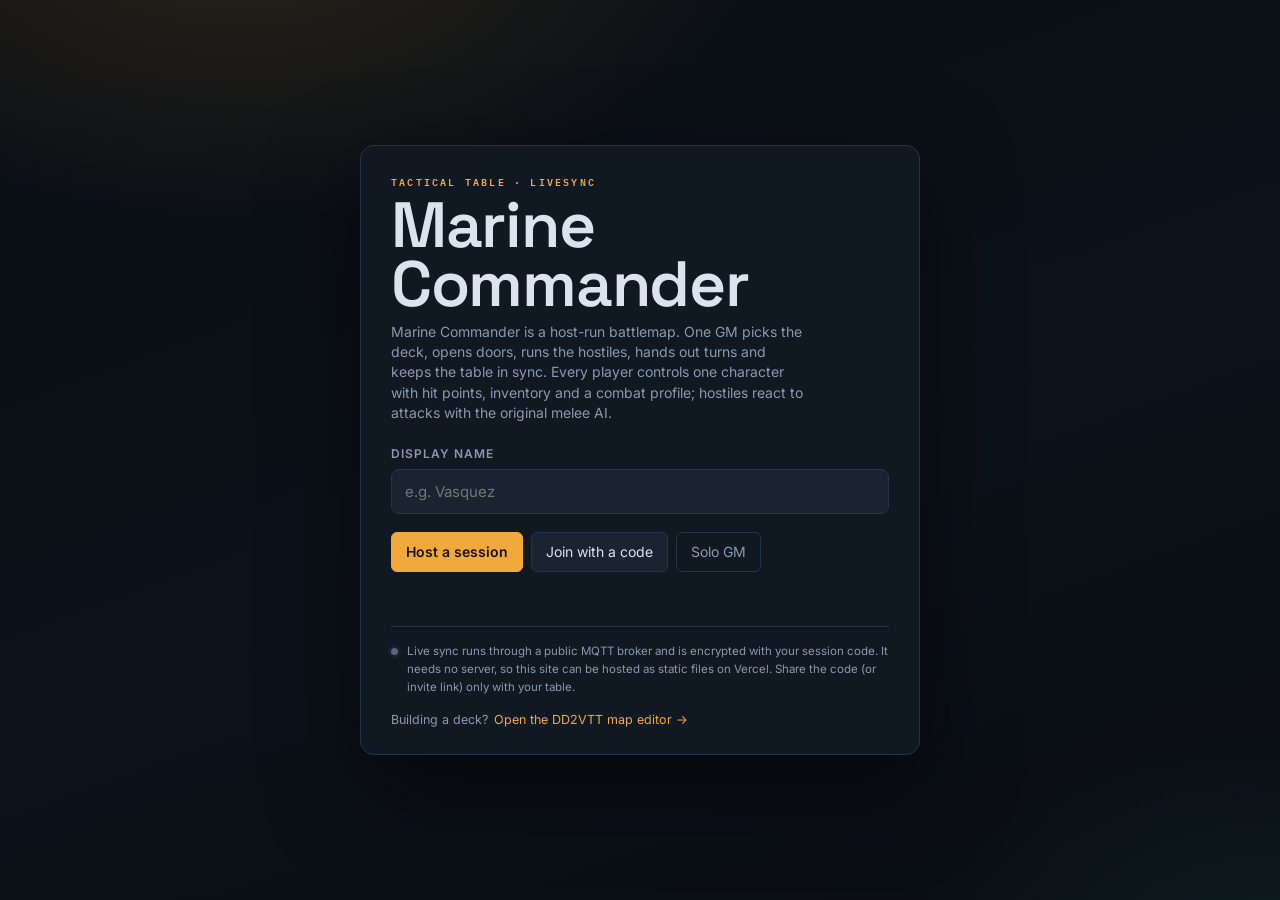
<file: index.html>
<!doctype html>
<html lang="en">
<head>
<meta charset="utf-8">
<meta name="viewport" content="width=device-width,initial-scale=1,viewport-fit=cover">
<meta name="color-scheme" content="dark">
<title>Marine Commander · Tactical Table</title>
<meta name="description" content="Marine Commander, a live host-run tactical battlemap for Cortez, Kamekh, Dorkir, Dorkathi, Lumbari, Kilrathi Comm Station, TCS Rakshasha and TCS Majestic deck plans.">
<link rel="preconnect" href="https://fonts.googleapis.com">
<link rel="preconnect" href="https://fonts.gstatic.com" crossorigin>
<link rel="stylesheet" href="https://fonts.googleapis.com/css2?family=IBM+Plex+Mono:wght@400;500&family=Inter:wght@400;500;600&family=Space+Grotesk:wght@500;600&display=swap">
<link rel="stylesheet" href="css/app.css">
</head>
<body>
<div class="boot" id="boot">
  <div class="bootcard">
    <div class="kicker">TACTICAL TABLE · LIVESYNC</div>
    <h1>Marine Commander</h1>
    <p class="lede">Marine Commander is a host-run battlemap. One GM picks the deck, opens doors, runs the hostiles, hands out turns and keeps the table in sync. Every player controls one character with hit points, inventory and a combat profile; hostiles react to attacks with the original melee AI.</p>

    <label class="bootfield" for="playerName">Display name
      <input id="playerName" type="text" maxlength="24" autocomplete="nickname" placeholder="e.g. Vasquez">
    </label>

    <div class="bootactions">
      <button class="btn primary" id="btnHost" type="button">Host a session</button>
      <button class="btn" id="btnJoin" type="button">Join with a code</button>
      <button class="btn ghost" id="btnSolo" type="button">Solo GM</button>
    </div>

    <div class="joinrow" id="joinRow" hidden>
      <input id="roomCode" type="text" maxlength="14" autocomplete="off" spellcheck="false" placeholder="ABC-DEF-GHJ" aria-label="Session code">
      <button class="btn primary" id="btnJoinGo" type="button">Join session</button>
    </div>

    <button class="btn resume" id="btnResume" type="button" hidden>Resume last hosted session</button>

    <p class="bootstatus" id="bootStatus" role="status"></p>

    <div class="bootnote">
      <span class="dot"></span>
      Live sync runs through a public MQTT broker and is encrypted with your session code. It needs no server, so this site can be hosted as static files on Vercel. Share the code (or invite link) only with your table.
    </div>

    <p class="bootlink">
      <span>Building a deck?</span>
      <a href="dd2vtt-editor.html">Open the DD2VTT map editor →</a>
    </p>
  </div>
</div>

<div class="app" id="app" data-role="gm" hidden>
  <header class="bar">
    <div class="brand">
      <h1>Marine Commander</h1>
      <span id="mapinfo" class="mono muted">loading map…</span>
    </div>
    <div class="barctl">
      <span class="pill" id="turnPill" hidden></span>
      <span class="mono muted" id="turnInfo"></span>
      <button class="btn primary" id="endTurn" type="button" hidden>Next turn</button>
      <span class="conn" id="conn" hidden><span class="dot"></span><span id="connText">offline</span></span>
      <select id="mapSelect" class="gm-only" aria-label="Map" title="Choose the map the table plays on"></select>
      <label class="btn gm-only" for="file" id="fileLabel">Load .dd2vtt</label>
      <input id="file" type="file" accept=".dd2vtt,.uvtt,.json" hidden>
      <input id="imgFile" type="file" accept="image/*" hidden>
      <datalist id="statusList">
        <option value="Wounded"><option value="Staggered"><option value="Bloodied"><option value="Stunned">
        <option value="Prone"><option value="Burning"><option value="Fleeing"><option value="Dead">
      </datalist>
      <datalist id="itemList">
        <option value="Flashbang"><option value="Smoke grenade"><option value="Fire grenade">
        <option value="Frag grenade"><option value="Boron silicate grenade"><option value="Medkit"><option value="Laser cell">
        <option value="Combat knife"><option value="Ammo"><option value="Tool kit">
      </datalist>
      <button class="btn" id="btnFit" type="button">Fit</button>
      <button class="btn gm-only" id="btnReset" type="button">Reset scene</button>
      <button class="btn" id="btnLeave" type="button" hidden>Leave</button>
    </div>
  </header>

  <main class="stage" id="stage">
    <canvas id="cv" tabindex="0" aria-label="Battle map. Drag your token, click doors to open or request them."></canvas>
    <div class="tools">
      <div class="seg" role="group" aria-label="Tool">
        <button id="toolMove" type="button" aria-pressed="true">Move</button>
        <button id="toolRuler" type="button" aria-pressed="false">Ruler</button>
      </div>
    </div>
    <div class="zoom">
      <button class="btn" id="zOut" type="button" aria-label="Zoom out">−</button>
      <button class="btn" id="zIn" type="button" aria-label="Zoom in">+</button>
    </div>
    <div class="hint mono" id="hint"></div>
    <div id="phasePill" class="phase" data-phase="player" role="status" hidden></div>
    <div class="aphud" id="apHud" role="status" aria-live="polite" hidden>
      <b>AP</b>
      <span class="apnum" id="apHudValue">0</span>
      <span class="apbar" aria-hidden="true"><i id="apHudBar"></i></span>
    </div>
    <div id="msg" role="status" hidden></div>
  </main>

  <aside class="panel" aria-label="Controls">
    <section class="sec" id="sessionSec" hidden>
      <h2>Live session</h2>
      <div class="row sessioncode">
        <span class="mono code" id="roomLabel">—</span>
        <button class="btn tiny" id="copyInvite" type="button">Copy invite</button>
      </div>
      <div class="sub" id="hostLine"></div>
      <div id="roster" class="roster"></div>
      <div class="row">
        <button class="btn tiny" id="btnLeave2" type="button">Leave session</button>
      </div>
    </section>

    <section class="sec" id="sheetSec" hidden>
      <h2>Your character</h2>
      <div id="sheetBody"></div>
    </section>

    <section class="sec gm-only" id="setupSec">
      <h2>Setup</h2>
      <div id="setupNote" class="sub"></div>
      <div class="field"><label for="setupToken">Unit</label>
        <select id="setupToken" aria-label="Unit to place on the current deck"></select>
      </div>
      <div class="row">
        <button class="btn primary" id="placeUnit" type="button">Place on this deck</button>
        <button class="btn" id="placeParty" type="button">Move players here</button>
      </div>
      <div class="field"><label for="spawnPlayerToken">Spawn player character</label>
        <div class="row">
          <select id="spawnPlayerToken" aria-label="Player character to spawn"></select>
          <button class="btn tiny" id="spawnPlayer" type="button">Spawn</button>
        </div>
      </div>
      <div class="field"><label for="spawnRole">Spawn enemies</label>
        <div class="row">
          <select id="spawnRole" aria-label="Enemy role"></select>
          <input id="spawnCount" type="number" min="1" max="50" step="1" value="2" style="width:64px" aria-label="Number of enemies to spawn">
          <button class="btn tiny" id="spawnEnemies" type="button">Spawn</button>
        </div>
      </div>
      <div class="row">
        <button class="btn primary" id="beginMission" type="button">Begin mission</button>
      </div>
      <div class="sub">Pick a deck with the Map selector, choose a unit, place it, then drag it to its spawn square. Player characters are not placed automatically: spawn the ones in this mission above, then assign them from the Live session roster. Spawn preset enemies above, or create custom units with <b>Add player token</b> / <b>Add hostile</b> in the Tokens section. Players only see a deck when their character is on it; open a door or use <b>All lights on</b> to reveal a room.</div>
    </section>

    <section class="sec gm-only" id="turnSec">
      <h2>Turns</h2>
      <div class="row">
        <button class="btn tiny" id="prevTurn" type="button">Previous</button>
        <button class="btn tiny primary" id="nextTurn2" type="button">Next turn</button>
        <button class="btn tiny" id="clearTurn" type="button">Unassign</button>
      </div>
      <label class="row inl"><input id="turnOn" type="checkbox" checked> Turn-based play</label>
      <div class="row"><input id="apPerTurn" type="number" min="1" max="999" step="1" value="24" style="width:72px" aria-label="Action points per player turn"><span class="inl">AP per turn (default 24)</span></div>
      <div class="sub" id="apCostNote">Move 1/sq · Pick up 7 · Aimed 13 · Snap 9 · Melee 9 · Use 13</div>
      <div id="turnOrder" class="turnorder"></div>
      <div class="sub">Assign the turn from a token row or here. Players can only move their own token on their turn. Shift-drag still places any token instantly.</div>
    </section>

    <section class="sec gm-only" id="pendingAttackSec">
      <h2>Attack queue</h2>
      <div id="pendingAttacks" class="pendingattacks"></div>
      <div class="sub">Player attacks wait here. Choose the hostile's stance or use a GM override to make the hostile auto-win or auto-lose, then resolve the attack; or cancel it and let the player act again.</div>
    </section>

    <section class="sec gm-only" id="missionSec">
      <h2>Mission</h2>
      <div class="row">
        <button class="btn primary" id="btnEndMission" type="button">End mission &amp; download log</button>
      </div>
      <div class="sub">Ends the mission and downloads a Markdown combat report: every player and hostile, final HP and status, damage dealt and taken, stances, items, movement and the full event log.</div>
    </section>

    <section class="sec gm-only">
      <h2>Doors</h2>
      <div class="row"><span id="doorCount" class="mono"></span></div>
      <div class="row">
        <button class="btn" id="openAll" type="button">Open all</button>
        <button class="btn" id="closeAll" type="button">Close all</button>
      </div>
      <div class="sub">Click a door on the map to open or close it. Players who click a door ask you to open it; the request appears in the log.</div>
    </section>

    <section class="sec gm-only">
      <h2>Lighting</h2>
      <div class="field"><label for="lmode">Mode</label>
        <select id="lmode">
          <option value="auto">Follow doors (open room = light on)</option>
          <option value="all">All lights on</option>
          <option value="off">All lights off</option>
        </select>
      </div>
      <div class="field"><div class="top"><label for="dark">Darkness (players)</label><output id="darkOut" class="mono"></output></div><input id="dark" type="range" min="0" max="97" value="88"></div>
      <div class="field"><div class="top"><label for="lscale">Light radius</label><output id="lscaleOut" class="mono"></output></div><input id="lscale" type="range" min="5" max="50" value="24"></div>
      <label class="row inl"><input id="peek" type="checkbox" checked> GM view: show unlit rooms dimly</label>
      <div class="sub">Click a light bulb to cycle it: automatic, forced on, forced off.</div>
    </section>

    <section class="sec gm-only">
      <h2>Vision &amp; movement</h2>
      <label class="row inl"><input id="fogOn" type="checkbox" checked> Players only see what their token sees</label>
      <label class="row inl"><input id="explOn" type="checkbox" checked> Remember explored areas</label>
      <div class="field"><div class="top"><label for="sight">Player sight range</label><output id="sightOut" class="mono"></output></div><input id="sight" type="range" min="4" max="64" value="40"></div>
      <label class="row inl"><input id="preview" type="checkbox"> Preview player vision in GM view</label>
      <label class="row inl"><input id="gmPass" type="checkbox" checked> GM can move tokens through walls</label>
      <label class="row inl"><input id="showStatus" type="checkbox"> Players see hostile status</label>
      <label class="row inl"><input id="showHp" type="checkbox"> Players see hostile health</label>
      <div class="row"><button class="btn" id="clearExpl" type="button">Clear explored areas</button></div>
      <div class="sub">Walls and closed doors stop player tokens and block sight. Open a door to let them through.</div>
    </section>

    <section class="sec">
      <h2>Ruler</h2>
      <div class="row">
        <input id="ftper" type="number" min="0.1" step="0.5" value="5" style="width:80px" aria-label="Distance per square">
        <span class="inl">per square</span>
        <select id="unit" aria-label="Unit"><option>ft</option><option>m</option><option>km</option><option>ly</option></select>
      </div>
    </section>

    <section class="sec">
      <h2>Tokens</h2>
      <label class="row inl"><input id="snap" type="checkbox" checked> Snap to grid on drop</label>
      <div class="sub">Players <span id="plCount" class="mono"></span></div>
      <div id="rowsPlayer"></div>
      <div class="sub gm-only">Hostiles</div>
      <div id="rowsGm" class="gm-only"></div>
      <div class="row gm-only"><button class="btn danger" id="clearHostiles" type="button">Clear all hostiles</button></div>
      <div class="gm-only tokenadd">
        <div class="row">
          <input id="newColor" type="color" value="#e5604f" aria-label="New token colour">
          <input id="newName" type="text" placeholder="Name" style="flex:1;min-width:90px" aria-label="New token name">
          <select id="newSize" aria-label="New token size">
            <option value="1">1×1</option><option value="2">2×2</option>
            <option value="3">3×3</option><option value="4">4×4</option>
          </select>
        </div>
        <div class="row">
          <button class="btn primary" id="addPlayer" type="button">Add player token</button>
          <button class="btn" id="addGm" type="button">Add hostile</button>
        </div>
      </div>
    </section>

    <section class="sec">
      <h2>Table log</h2>
      <div id="log" class="log"></div>
      <div class="row chatrow">
        <input id="chatInput" type="text" maxlength="200" placeholder="Say something…" aria-label="Table chat">
        <button class="btn tiny" id="chatSend" type="button">Send</button>
      </div>
    </section>
  </aside>
</div>


<dialog id="combatDlg" class="dlg" aria-labelledby="combatTitle">
  <div class="dlghead">
    <div><div class="kicker">COMBAT</div><h2 id="combatTitle">Attack</h2></div>
    <button class="btn tiny" id="combatClose" type="button">Close</button>
  </div>
  <div class="combatwho">
    <div class="combatcard">
      <span class="mono muted">ATTACKER</span>
      <strong id="combatAttackerName">—</strong>
      <span id="combatAttackerStats" class="mono muted"></span>
    </div>
    <div class="combatcard">
      <span class="mono muted">TARGET</span>
      <select id="combatTarget" aria-label="Combat target"></select>
      <span id="combatTargetStats" class="mono muted"></span>
    </div>
  </div>
  <div id="combatRange" class="sub"></div>
  <div class="field" id="combatShotWrap">
    <span>Shot</span>
    <select id="combatShot" aria-label="Shot mode">
      <option value="aimed">Aimed</option>
      <option value="snap">Snap · 50% miss</option>
    </select>
    <span id="combatShotInfo" class="sub mono"></span>
  </div>
  <div class="moveselect" id="combatMoves" role="group" aria-label="Attack move">
    <button type="button" data-move="strike"><b>Strike</b><span>beats grapple</span></button>
    <button type="button" data-move="grapple"><b>Grapple</b><span>beats counter</span></button>
    <button type="button" data-move="counter"><b>Counter</b><span>beats strike</span></button>
    <button type="button" class="force-option" data-move="win"><b>Win</b><span>GM rules attacker wins</span></button>
    <button type="button" class="force-option" data-move="lose"><b>Lose</b><span>GM rules attacker loses</span></button>
  </div>
  <div class="field" id="combatReactWrap">
    <span>Defender reaction</span>
    <span id="combatReactInfo" class="sub"></span>
  </div>
  <div id="combatResult" class="combatresult" hidden></div>
  <div class="row dlgactions">
    <button class="btn primary" id="combatGo" type="button">Attack</button>
    <button class="btn" id="combatCancel" type="button">Cancel</button>
  </div>
</dialog>

<dialog id="medkitDlg" class="dlg" aria-labelledby="medkitTitle">
  <div class="dlghead">
    <div><div class="kicker">MEDKIT</div><h2 id="medkitTitle">Use medkit</h2></div>
    <button class="btn tiny" id="medkitClose" type="button">Close</button>
  </div>
  <div class="combatwho">
    <div class="combatcard">
      <span class="mono muted">MEDIC</span>
      <strong id="medkitUser">—</strong>
      <span id="medkitUserStats" class="mono muted"></span>
    </div>
    <div class="combatcard">
      <span class="mono muted">TARGET</span>
      <select id="medkitTarget" aria-label="Medkit target"></select>
      <span id="medkitTargetStats" class="mono muted"></span>
    </div>
  </div>
  <div id="medkitNote" class="sub"></div>
  <div id="medkitResult" class="combatresult" hidden></div>
  <div class="row dlgactions">
    <button class="btn primary" id="medkitGo" type="button">Use medkit</button>
    <button class="btn" id="medkitCancel" type="button">Cancel</button>
  </div>
</dialog>

<dialog id="defenseDlg" class="dlg" aria-labelledby="defenseTitle">
  <div class="dlghead">
    <div><div class="kicker">INCOMING ATTACK</div><h2 id="defenseTitle">Choose your stance</h2></div>
    <button class="btn tiny" id="defenseClose" type="button">Close</button>
  </div>
  <div class="combatwho">
    <div class="combatcard">
      <span class="mono muted">ATTACKER</span>
      <strong id="defenseAttackerName">—</strong>
      <span id="defenseAttackerStats" class="mono muted"></span>
    </div>
    <div class="combatcard">
      <span class="mono muted">DEFENDING</span>
      <strong id="defenseTargetName">—</strong>
      <span id="defenseTargetStats" class="mono muted"></span>
    </div>
  </div>
  <div id="defenseRange" class="sub"></div>
  <div class="moveselect" id="defenseMoves" role="group" aria-label="Defence stance">
    <button type="button" data-def-move="strike"><b>Strike</b><span>beats grapple</span></button>
    <button type="button" data-def-move="grapple"><b>Grapple</b><span>beats counter</span></button>
    <button type="button" data-def-move="counter"><b>Counter</b><span>beats strike</span></button>
  </div>
  <div id="defenseNote" class="sub">The GM is waiting for your choice. If you close this, a random stance is used after a short delay.</div>
  <div id="defenseResult" class="combatresult" hidden></div>
</dialog>

<dialog id="reflexDlg" class="dlg" aria-labelledby="reflexTitle">
  <div class="dlghead">
    <div><div class="kicker">REFLEX SHOT</div><h2 id="reflexTitle">Take the shot?</h2></div>
  </div>
  <div class="combatwho">
    <div class="combatcard">
      <span class="mono muted">MOVING TARGET</span>
      <strong id="reflexTargetName">—</strong>
      <span id="reflexTargetStats" class="mono muted"></span>
    </div>
    <div class="combatcard">
      <span class="mono muted">SHOOTER</span>
      <strong id="reflexShooterName">—</strong>
      <span id="reflexShooterStats" class="mono muted"></span>
    </div>
  </div>
  <div id="reflexNote" class="sub"></div>
  <div id="reflexCountdown" class="mono muted"></div>
  <div class="row dlgactions">
    <button class="btn primary" id="reflexFire" type="button">Fire snap shot</button>
    <button class="btn" id="reflexHold" type="button">Hold fire</button>
  </div>
</dialog>

<dialog id="requestDlg" class="dlg" aria-labelledby="requestTitle">
  <div class="dlghead">
    <div><div class="kicker">PLAYER REQUEST</div><h2 id="requestTitle">Approve request?</h2></div>
  </div>
  <div class="combatwho">
    <div class="combatcard">
      <span class="mono muted">FROM</span>
      <strong id="requestFrom">—</strong>
      <span id="requestDeck" class="mono muted"></span>
    </div>
    <div class="combatcard">
      <span class="mono muted">REQUEST</span>
      <strong id="requestWhat">—</strong>
      <span id="requestQueueInfo" class="mono muted"></span>
    </div>
  </div>
  <label class="field" for="requestReason">Reason (sent back to the player)
    <input id="requestReason" type="text" maxlength="160" placeholder="Optional explanation">
  </label>
  <div class="row dlgactions">
    <button class="btn primary" id="requestApprove" type="button">Yes · allow</button>
    <button class="btn danger" id="requestDeny" type="button">No · deny</button>
  </div>
</dialog>

<dialog id="gmAuthDlg" class="dlg" aria-labelledby="gmAuthTitle">
  <div class="dlghead">
    <div><div class="kicker">HOST ACCESS</div><h2 id="gmAuthTitle">GM password</h2></div>
    <button class="btn tiny" id="gmAuthClose" type="button">Close</button>
  </div>
  <label class="field" for="gmPassword">Password
    <input id="gmPassword" type="password" autocomplete="current-password" maxlength="80" placeholder="Enter the GM password">
  </label>
  <div id="gmAuthError" class="sub" role="status"></div>
  <div class="row dlgactions">
    <button class="btn primary" id="gmAuthGo" type="button">Unlock GM tools</button>
    <button class="btn" id="gmAuthCancel" type="button">Cancel</button>
  </div>
</dialog>

<script src="vendor/mqtt.min.js"></script>
<script src="js/config.js"></script>
<script src="js/characters.js"></script>
<script src="js/net.js"></script>
<script src="js/app.js"></script>
</body>
</html>
</file>
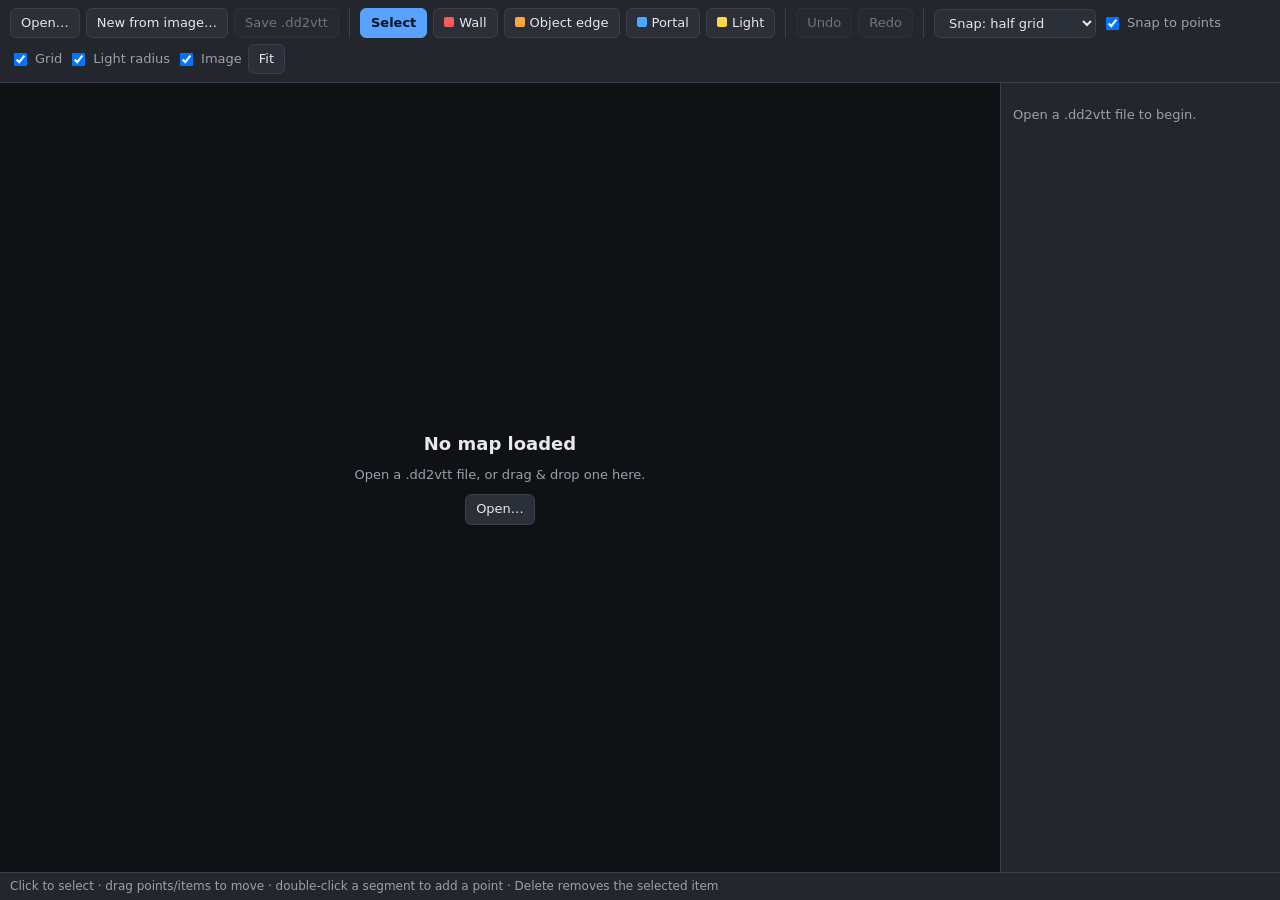
<file: dd2vtt-editor.html>
<!DOCTYPE html>
<html lang="en">
<head>
<meta charset="utf-8">
<meta name="viewport" content="width=device-width, initial-scale=1">
<title>DD2VTT Editor</title>
<style>
  :root{
    --bg:#1b1d22; --panel:#23262d; --panel2:#2b2f38; --line:#3a3f4b; --text:#e6e8ec; --muted:#9aa1ae;
    --accent:#5aa2ff; --wall:#ff5a5a; --obj:#ffa63d; --portal:#4aa8ff; --portal-open:#46d17a; --light:#ffd84a;
  }
  *{box-sizing:border-box}
  html,body{margin:0;height:100%;background:var(--bg);color:var(--text);font:13px/1.4 system-ui,-apple-system,Segoe UI,Roboto,sans-serif}
  #app{display:grid;grid-template-rows:auto 1fr auto;grid-template-columns:1fr 280px;height:100%}
  #toolbar{grid-column:1/3;display:flex;flex-wrap:wrap;gap:6px;align-items:center;padding:8px 10px;background:var(--panel);border-bottom:1px solid var(--line)}
  #stage{position:relative;overflow:hidden;background:#101114}
  canvas{position:absolute;inset:0;width:100%;height:100%;display:block;touch-action:none}
  #panel{background:var(--panel);border-left:1px solid var(--line);padding:10px 12px;overflow:auto}
  #status{grid-column:1/3;display:flex;gap:16px;padding:5px 10px;background:var(--panel);border-top:1px solid var(--line);color:var(--muted);font-size:12px}
  #status .hint{flex:1}
  button,select{font:inherit;color:var(--text);background:var(--panel2);border:1px solid var(--line);border-radius:6px;padding:5px 10px;cursor:pointer}
  button:hover,select:hover{border-color:var(--accent)}
  button:disabled{opacity:.4;cursor:default;border-color:var(--line)}
  button.active{background:var(--accent);border-color:var(--accent);color:#06121f;font-weight:600}
  button.danger:hover{border-color:#ff5a5a;color:#ff8a8a}
  .sep{width:1px;align-self:stretch;background:var(--line);margin:0 4px}
  label.chk{display:inline-flex;align-items:center;gap:5px;color:var(--muted);cursor:pointer;user-select:none}
  h3{margin:14px 0 6px;font-size:11px;text-transform:uppercase;letter-spacing:.08em;color:var(--muted)}
  h3:first-child{margin-top:0}
  .row{display:flex;align-items:center;gap:8px;margin:5px 0}
  .row>span{width:84px;color:var(--muted)}
  .row input[type=number]{width:80px}
  input[type=number]{background:var(--bg);color:var(--text);border:1px solid var(--line);border-radius:5px;padding:3px 6px;font:inherit}
  input[type=color]{width:38px;height:24px;padding:0;border:1px solid var(--line);border-radius:4px;background:none}
  .muted{color:var(--muted)}
  .btns{display:flex;flex-wrap:wrap;gap:6px;margin-top:8px}
  .swatch{display:inline-block;width:10px;height:10px;border-radius:2px;margin-right:5px}
  #empty{position:absolute;inset:0;display:flex;flex-direction:column;align-items:center;justify-content:center;gap:10px;text-align:center;color:var(--muted);pointer-events:none}
  #empty b{font-size:18px;color:var(--text)}
  #empty button{pointer-events:auto}
  #toast{position:absolute;left:50%;bottom:16px;transform:translateX(-50%);background:#000c;padding:6px 12px;border-radius:6px;opacity:0;transition:opacity .2s;pointer-events:none}
  #toast.show{opacity:1}
  #drop{position:absolute;inset:0;border:3px dashed var(--accent);background:#5aa2ff22;display:none;pointer-events:none}
  #modal{position:fixed;inset:0;background:#000a;display:flex;align-items:center;justify-content:center;z-index:10}
  #modal[hidden]{display:none}
  .dlg{background:var(--panel);border:1px solid var(--line);border-radius:10px;padding:16px 18px;width:340px;max-width:92vw}
  .dlg h2{margin:0 0 8px;font-size:16px}
  .dlg .result{margin:10px 0;padding:8px;background:var(--bg);border-radius:6px}
  .dlg .row>span{width:90px}
  kbd{background:var(--panel2);border:1px solid var(--line);border-radius:3px;padding:0 4px;font-size:11px}
  @media (max-width:760px){#app{grid-template-columns:1fr;grid-template-rows:auto 1fr 200px auto}#toolbar,#status{grid-column:1}#panel{border-left:0;border-top:1px solid var(--line)}}
</style>
</head>
<body>
<div id="app">
  <div id="toolbar">
    <button id="btnOpen">Open…</button>
    <button id="btnNew">New from image…</button>
    <input type="file" id="fileImg" accept="image/png,image/jpeg,image/webp" hidden>
    <button id="btnSave" disabled>Save .dd2vtt</button>
    <input type="file" id="file" accept=".dd2vtt,.df2vtt,.uvtt,.json" hidden>
    <span class="sep"></span>
    <button data-tool="select" title="V">Select</button>
    <button data-tool="wall" title="W"><span class="swatch" style="background:var(--wall)"></span>Wall</button>
    <button data-tool="obj" title="O"><span class="swatch" style="background:var(--obj)"></span>Object edge</button>
    <button data-tool="portal" title="D"><span class="swatch" style="background:var(--portal)"></span>Portal</button>
    <button data-tool="light" title="L"><span class="swatch" style="background:var(--light)"></span>Light</button>
    <span class="sep"></span>
    <button id="btnUndo" disabled title="Ctrl+Z">Undo</button>
    <button id="btnRedo" disabled title="Ctrl+Y">Redo</button>
    <span class="sep"></span>
    <select id="snapMode" title="Snapping">
      <option value="grid">Snap: grid</option>
      <option value="half" selected>Snap: half grid</option>
      <option value="quarter">Snap: quarter grid</option>
      <option value="off">Snap: off</option>
    </select>
    <label class="chk"><input type="checkbox" id="snapPts" checked> Snap to points</label>
    <label class="chk"><input type="checkbox" id="showGrid" checked> Grid</label>
    <label class="chk"><input type="checkbox" id="showLights" checked> Light radius</label>
    <label class="chk"><input type="checkbox" id="showImg" checked> Image</label>
    <button id="btnFit">Fit</button>
  </div>

  <div id="stage">
    <canvas id="cv"></canvas>
    <div id="empty"><b>No map loaded</b><span>Open a .dd2vtt file, or drag &amp; drop one here.</span><button id="btnOpen2">Open…</button></div>
    <div id="drop"></div>
    <div id="toast"></div>
  </div>

  <div id="panel"></div>

  <div id="modal" hidden>
    <div class="dlg">
      <h2>New map from image</h2>
      <div class="muted" id="nmInfo"></div>
      <div class="row"><span>Set size by</span>
        <select id="nmMode"><option value="x">Cells across (width)</option><option value="y">Cells down (height)</option></select></div>
      <div class="row"><span>Cells</span><input type="number" id="nmCount" min="1" max="500" step="1" value="30"></div>
      <div id="nmResult" class="result"></div>
      <div class="btns" style="justify-content:flex-end">
        <button id="nmCancel">Cancel</button><button id="nmOk" class="active">Create map</button></div>
    </div>
  </div>

  <div id="status"><span class="hint" id="hint"></span><span id="coords"></span></div>
</div>

<script>
"use strict";
const $ = id => document.getElementById(id);

/* ---------- state ---------- */
let doc = null;             // parsed dd2vtt minus the image
let imageB64 = "";          // base64 image string, kept untouched for saving
let img = null;             // HTMLImageElement
let fileName = "map.dd2vtt";
let view = {x:0, y:0, s:1};
let tool = "select";
let sel = null;             // {kind:'wall'|'obj'|'portal'|'light', i, p?}
let draft = null;           // {kind, pts:[{x,y}]}
let hoverG = null;          // snapped grid coords under cursor
let drag = null;
let undoS = [], redoS = [];
let spaceDown = false;

const ARR = {wall:"line_of_sight", obj:"objects_line_of_sight"};
const HINTS = {
  select:"Click to select · drag points/items to move · double-click a segment to add a point · Delete removes the selected item",
  wall:"Click to add points · Enter or double-click to finish · click the first point to close a loop · Esc cancels · Alt disables snapping",
  obj:"Same as Wall, but draws object line-of-sight edges (blocks sight only when the VTT supports it)",
  portal:"Click both ends of the door/window · toggle open/closed in the side panel",
  light:"Click to place a light · adjust range/colour in the side panel"
};

/* ---------- helpers ---------- */
const ppg = () => doc.resolution.pixels_per_grid;
const toS = g => ({x: view.x + g.x*ppg()*view.s, y: view.y + g.y*ppg()*view.s});
const toG = (sx,sy) => ({x:(sx-view.x)/(ppg()*view.s), y:(sy-view.y)/(ppg()*view.s)});
const d2 = (a,b) => (a.x-b.x)**2 + (a.y-b.y)**2;
const clone = o => JSON.parse(JSON.stringify(o));
const rnd = n => Math.round(n*10000)/10000;

function distSeg(p,a,b){
  const dx=b.x-a.x, dy=b.y-a.y, L=dx*dx+dy*dy;
  let t = L ? ((p.x-a.x)*dx+(p.y-a.y)*dy)/L : 0;
  t = Math.max(0,Math.min(1,t));
  const q={x:a.x+t*dx,y:a.y+t*dy};
  return {d:Math.sqrt(d2(p,q)), t, q};
}
function toast(msg){const t=$("toast");t.textContent=msg;t.classList.add("show");clearTimeout(toast._t);toast._t=setTimeout(()=>t.classList.remove("show"),2600)}

function hexToInput(h){ h=(h||"ffffffff").replace("#",""); return "#"+(h.length>=8?h.slice(2,8):h.padStart(6,"f").slice(-6)); }
function inputToHex(c,old){ old=(old||"").replace("#",""); return (old.length===8?old.slice(0,2):"ff")+c.replace("#","").toLowerCase(); }
function cssRGBA(h,a){ h=(h||"ffffffff").replace("#",""); const c=h.length>=8?h.slice(2,8):h.padStart(6,"f").slice(-6);
  return `rgba(${parseInt(c.slice(0,2),16)},${parseInt(c.slice(2,4),16)},${parseInt(c.slice(4,6),16)},${a})`; }

/* ---------- history ---------- */
function snapshot(){ if(!doc)return; undoS.push(JSON.stringify(doc)); if(undoS.length>150)undoS.shift(); redoS=[]; syncButtons(); }
function undo(){ if(!undoS.length)return; redoS.push(JSON.stringify(doc)); doc=JSON.parse(undoS.pop()); sel=null; draft=null; afterChange(); }
function redo(){ if(!redoS.length)return; undoS.push(JSON.stringify(doc)); doc=JSON.parse(redoS.pop()); sel=null; draft=null; afterChange(); }
function afterChange(){ syncButtons(); updatePanel(); draw(); }
function syncButtons(){
  $("btnUndo").disabled=!undoS.length; $("btnRedo").disabled=!redoS.length; $("btnSave").disabled=!doc;
}

/* ---------- file I/O ---------- */
function sniffMime(b64){
  const s=String(b64||"").replace(/\s+/g,"");
  if(!s) return "image/png";
  let head="";
  try{ head=atob(s.slice(0,24)); }catch(e){ return "image/png"; }
  const b=i=>head.charCodeAt(i);
  if(b(0)===0xff&&b(1)===0xd8&&b(2)===0xff)return "image/jpeg";
  if(b(0)===0x89&&b(1)===0x50&&b(2)===0x4e&&b(3)===0x47)return "image/png";
  if(b(0)===0x52&&b(1)===0x49&&b(2)===0x46&&b(3)===0x46&&b(8)===0x57&&b(9)===0x45&&b(10)===0x42&&b(11)===0x50)return "image/webp";
  if(b(0)===0x47&&b(1)===0x49&&b(2)===0x46)return "image/gif";
  return "image/png";
}
function imageDataUrl(b64){
  const s=String(b64||"").trim();
  if(/^data:/i.test(s)) return s;
  return "data:"+sniffMime(s)+";base64,"+s.replace(/\s+/g,"");
}

function loadText(text, name){
  let data;
  try{ data = JSON.parse(text); }catch(e){ toast("Not a valid JSON/dd2vtt file"); return; }
  if(!data || !data.resolution || !data.resolution.pixels_per_grid){ toast("Missing resolution data – not a dd2vtt file?"); return; }
  imageB64 = data.image || ""; delete data.image;
  data.resolution.map_origin = data.resolution.map_origin || {x:0,y:0};
  data.line_of_sight = data.line_of_sight || [];
  data.objects_line_of_sight = data.objects_line_of_sight || [];
  data.portals = data.portals || [];
  data.lights = data.lights || [];
  data.environment = data.environment || {};
  if(data.environment.ambient_light===undefined) data.environment.ambient_light = "ffffffff";
  if(data.environment.baked_lighting===undefined) data.environment.baked_lighting = false;
  doc = data; fileName = name || "map.dd2vtt"; sel=null; draft=null; undoS=[]; redoS=[];
  img = null;
  if(imageB64){
    const im = new Image();
    im.onload = () => { img = im;
      if(!doc.resolution.map_size) doc.resolution.map_size = {x: im.naturalWidth/ppg(), y: im.naturalHeight/ppg()};
      fit(); draw(); };
    im.onerror = () => toast("Could not decode embedded image");
    im.src = imageDataUrl(imageB64);
  }
  if(!doc.resolution.map_size) doc.resolution.map_size = {x:20,y:20};
  $("empty").style.display = "none";
  fit(); afterChange();
  toast(`Loaded ${fileName}: ${doc.line_of_sight.length} walls, ${doc.portals.length} portals, ${doc.lights.length} lights`);
}

function openFile(f){ if(!f)return; f.text().then(t=>loadText(t,f.name)); }

function save(){
  if(!doc)return;
  const out = Object.assign({}, doc, {image: imageB64});
  const blob = new Blob([JSON.stringify(out)], {type:"application/json"});
  const a = document.createElement("a");
  a.href = URL.createObjectURL(blob);
  a.download = fileName.replace(/\.(dd2vtt|df2vtt|uvtt|json)$/i,"") + ".dd2vtt";
  document.body.appendChild(a); a.click(); a.remove();
  setTimeout(()=>URL.revokeObjectURL(a.href),2000);
  toast("Saved "+a.download);
}

/* ---------- new map from image ---------- */
let nm = null; // {b64, w, h, name}
function nmCompute(){
  const n = Math.max(1, Math.floor(+$("nmCount").value||0));
  const byX = $("nmMode").value==="x";
  const ppgv = Math.max(1, Math.round((byX?nm.w:nm.h)/n));
  const cx = nm.w/ppgv, cy = nm.h/ppgv;
  const f = v => Number.isInteger(v)?v:v.toFixed(2);
  const exact = Math.abs((byX?nm.w:nm.h)/n - ppgv) < 1e-9;
  $("nmResult").innerHTML = `Grid: <b>${f(cx)} × ${f(cy)}</b> cells at <b>${ppgv} px</b> per cell`
    + (exact?"":`<br><span class="muted">Image size isn't an exact multiple, so the grid was rounded to whole pixels.</span>`);
  return {ppg:ppgv, cx, cy};
}
function nmOpen(f){
  if(!f) return;
  const rd = new FileReader();
  rd.onload = () => {
    const url = rd.result, im = new Image();
    im.onload = () => {
      nm = {b64:url.slice(url.indexOf(",")+1), w:im.naturalWidth, h:im.naturalHeight, name:f.name};
      $("nmInfo").textContent = `${f.name} — ${nm.w}×${nm.h} px`;
      $("nmCount").value = Math.max(1, Math.round(nm.w/70));
      nmCompute(); $("modal").hidden=false; $("nmCount").focus(); $("nmCount").select();
    };
    im.onerror = () => toast("Could not read that image");
    im.src = url;
  };
  rd.readAsDataURL(f);
}
function nmCreate(){
  const r = nmCompute();
  const data = {format:0.3,
    resolution:{map_origin:{x:0,y:0}, map_size:{x:rnd(r.cx), y:rnd(r.cy)}, pixels_per_grid:r.ppg},
    line_of_sight:[], objects_line_of_sight:[], portals:[],
    environment:{baked_lighting:false, ambient_light:"ffffffff"}, lights:[], image:nm.b64};
  $("modal").hidden = true;
  loadText(JSON.stringify(data), nm.name.replace(/\.[^.]+$/,"")+".dd2vtt");
  nm = null;
}

/* ---------- canvas ---------- */
const cv = $("cv"), ctx = cv.getContext("2d");
let dirty = false;
function draw(){ if(dirty)return; dirty=true; requestAnimationFrame(render); }
function resize(){
  const r = cv.getBoundingClientRect(), dpr = window.devicePixelRatio||1;
  cv.width = Math.max(1,Math.round(r.width*dpr)); cv.height = Math.max(1,Math.round(r.height*dpr));
  draw();
}
function fit(){
  if(!doc)return;
  const r = cv.getBoundingClientRect(), o = doc.resolution.map_origin, sz = doc.resolution.map_size;
  const w = sz.x*ppg(), h = sz.y*ppg();
  view.s = Math.min((r.width-40)/w, (r.height-40)/h);
  if(!isFinite(view.s)||view.s<=0) view.s=1;
  view.x = (r.width - w*view.s)/2 - o.x*ppg()*view.s;
  view.y = (r.height - h*view.s)/2 - o.y*ppg()*view.s;
  draw();
}

function render(){
  dirty=false;
  const dpr = window.devicePixelRatio||1, W = cv.width/dpr, H = cv.height/dpr;
  ctx.setTransform(dpr,0,0,dpr,0,0);
  ctx.clearRect(0,0,W,H);
  if(!doc) return;
  const P = ppg(), o = doc.resolution.map_origin, sz = doc.resolution.map_size;

  // image
  const ox = view.x + o.x*P*view.s, oy = view.y + o.y*P*view.s, ow = sz.x*P*view.s, oh = sz.y*P*view.s;
  if(img && $("showImg").checked) ctx.drawImage(img, ox, oy, ow, oh);
  else { ctx.fillStyle="#1d2026"; ctx.fillRect(ox,oy,ow,oh); }

  // grid
  if($("showGrid").checked){
    ctx.strokeStyle="rgba(255,255,255,.18)"; ctx.lineWidth=1; ctx.beginPath();
    const step = P*view.s;
    if(step>5){
      for(let gx=0; gx<=sz.x+1e-6; gx++){ const x=Math.round(ox+gx*step)+.5; ctx.moveTo(x,oy); ctx.lineTo(x,oy+oh); }
      for(let gy=0; gy<=sz.y+1e-6; gy++){ const y=Math.round(oy+gy*step)+.5; ctx.moveTo(ox,y); ctx.lineTo(ox+ow,y); }
    }
    ctx.stroke();
  }
  ctx.strokeStyle="rgba(255,255,255,.5)"; ctx.lineWidth=1; ctx.strokeRect(ox+.5,oy+.5,ow,oh);

  // light radii
  if($("showLights").checked){
    for(const l of doc.lights){
      const c = toS(l.position), r = (l.range||0)*P*view.s;
      if(r<=0) continue;
      const g = ctx.createRadialGradient(c.x,c.y,0,c.x,c.y,r);
      g.addColorStop(0, cssRGBA(l.color,.35*Math.min(1,l.intensity??1)));
      g.addColorStop(1, cssRGBA(l.color,0));
      ctx.fillStyle=g; ctx.beginPath(); ctx.arc(c.x,c.y,r,0,Math.PI*2); ctx.fill();
    }
  }

  // polylines
  for(const kind of ["obj","wall"]){
    const color = kind==="wall" ? "#ff5a5a" : "#ffa63d";
    doc[ARR[kind]].forEach((pts,i)=>{
      const isSel = sel && sel.kind===kind && sel.i===i;
      ctx.strokeStyle = color; ctx.lineWidth = isSel?3.5:2; ctx.lineJoin="round";
      if(kind==="obj") ctx.setLineDash([7,4]); else ctx.setLineDash([]);
      ctx.beginPath(); pts.forEach((g,k)=>{const s=toS(g); k?ctx.lineTo(s.x,s.y):ctx.moveTo(s.x,s.y);}); ctx.stroke();
      ctx.setLineDash([]);
      pts.forEach((g,k)=>{
        const s=toS(g), big = isSel, picked = isSel && sel.p===k;
        const r = picked?6:(big?4.5:2.5);
        ctx.fillStyle = picked ? "#fff" : (big ? "#fff8" : color);
        ctx.strokeStyle = "#000a"; ctx.lineWidth=1;
        ctx.beginPath(); ctx.rect(s.x-r,s.y-r,r*2,r*2); ctx.fill(); if(big)ctx.stroke();
      });
    });
  }

  // portals
  doc.portals.forEach((p,i)=>{
    const a=toS(p.bounds[0]), b=toS(p.bounds[1]), isSel = sel&&sel.kind==="portal"&&sel.i===i;
    ctx.strokeStyle = p.closed ? "#4aa8ff" : "#46d17a";
    ctx.lineWidth = isSel?8:6; ctx.lineCap="butt";
    ctx.globalAlpha = .85; ctx.beginPath(); ctx.moveTo(a.x,a.y); ctx.lineTo(b.x,b.y); ctx.stroke(); ctx.globalAlpha=1;
    if(isSel){ ctx.strokeStyle="#fff"; ctx.lineWidth=1.5; ctx.beginPath(); ctx.moveTo(a.x,a.y); ctx.lineTo(b.x,b.y); ctx.stroke();
      [a,b].forEach((s,k)=>{ctx.fillStyle = sel.p===k?"#fff":"#fff8"; ctx.fillRect(s.x-4.5,s.y-4.5,9,9);}); }
  });

  // light markers
  doc.lights.forEach((l,i)=>{
    const c=toS(l.position), isSel = sel&&sel.kind==="light"&&sel.i===i;
    ctx.fillStyle = cssRGBA(l.color,1); ctx.strokeStyle = isSel?"#fff":"#000"; ctx.lineWidth=isSel?2.5:1.5;
    ctx.beginPath(); ctx.arc(c.x,c.y,7,0,Math.PI*2); ctx.fill(); ctx.stroke();
    ctx.strokeStyle="#000a"; ctx.lineWidth=1; ctx.beginPath(); ctx.arc(c.x,c.y,2,0,Math.PI*2); ctx.stroke();
  });

  // draft
  if(draft){
    const color = draft.kind==="wall"?"#ff5a5a":draft.kind==="obj"?"#ffa63d":"#4aa8ff";
    ctx.strokeStyle=color; ctx.lineWidth=2.5; ctx.setLineDash([6,4]);
    ctx.beginPath();
    draft.pts.forEach((g,k)=>{const s=toS(g); k?ctx.lineTo(s.x,s.y):ctx.moveTo(s.x,s.y);});
    if(hoverG){ const s=toS(hoverG); ctx.lineTo(s.x,s.y); }
    ctx.stroke(); ctx.setLineDash([]);
    draft.pts.forEach(g=>{const s=toS(g); ctx.fillStyle="#fff"; ctx.fillRect(s.x-3.5,s.y-3.5,7,7);});
  }
  // cursor marker
  if(hoverG && tool!=="select" && !spaceDown){
    const s=toS(hoverG); ctx.strokeStyle="#fff"; ctx.lineWidth=1;
    ctx.beginPath(); ctx.moveTo(s.x-8,s.y); ctx.lineTo(s.x+8,s.y); ctx.moveTo(s.x,s.y-8); ctx.lineTo(s.x,s.y+8); ctx.stroke();
  }
}

/* ---------- snapping & hit-testing ---------- */
function allPoints(skip){
  const out=[];
  for(const kind of ["wall","obj"]) doc[ARR[kind]].forEach((pts,i)=>{
    if(skip && skip.kind===kind && skip.i===i && skip.whole) return;
    pts.forEach((g,p)=>{ if(skip && skip.kind===kind && skip.i===i && skip.p===p) return; out.push(g); });
  });
  doc.portals.forEach((po,i)=>po.bounds.forEach((g,p)=>{ if(skip&&skip.kind==="portal"&&skip.i===i&&(skip.whole||skip.p===p))return; out.push(g); }));
  return out;
}
function snapG(g, alt, skip){
  if(alt) return g;
  if($("snapPts").checked){
    const s0 = toS(g); let best=null, bd=100;
    for(const q of allPoints(skip)){ const dd=d2(toS(q),s0); if(dd<bd){bd=dd;best=q;} }
    if(best) return {x:best.x,y:best.y};
  }
  const m = $("snapMode").value;
  const n = m==="grid"?1 : m==="half"?2 : m==="quarter"?4 : 0;
  if(!n) return g;
  return {x:Math.round(g.x*n)/n, y:Math.round(g.y*n)/n};
}

function hitTest(sx,sy){
  const m={x:sx,y:sy};
  for(let i=doc.lights.length-1;i>=0;i--) if(d2(toS(doc.lights[i].position),m)<=121) return {kind:"light",i};
  for(let i=doc.portals.length-1;i>=0;i--){
    const b=doc.portals[i].bounds.map(toS);
    for(let p=0;p<2;p++) if(d2(b[p],m)<=64) return {kind:"portal",i,p};
    if(distSeg(m,b[0],b[1]).d<=8) return {kind:"portal",i};
  }
  for(const kind of ["wall","obj"]){
    const A=doc[ARR[kind]];
    for(let i=A.length-1;i>=0;i--) for(let p=0;p<A[i].length;p++) if(d2(toS(A[i][p]),m)<=64) return {kind,i,p};
  }
  for(const kind of ["wall","obj"]){
    const A=doc[ARR[kind]];
    for(let i=A.length-1;i>=0;i--) for(let k=0;k<A[i].length-1;k++){
      const r=distSeg(m,toS(A[i][k]),toS(A[i][k+1]));
      if(r.d<=6) return {kind,i,seg:k};
    }
  }
  return null;
}

/* ---------- item operations ---------- */
function itemOf(s){ return s.kind==="portal"?doc.portals[s.i] : s.kind==="light"?doc.lights[s.i] : doc[ARR[s.kind]][s.i]; }
function deleteSel(){
  if(!sel) return; snapshot();
  if(sel.kind==="portal") doc.portals.splice(sel.i,1);
  else if(sel.kind==="light") doc.lights.splice(sel.i,1);
  else doc[ARR[sel.kind]].splice(sel.i,1);
  sel=null; afterChange();
}
function deletePoint(){
  if(!sel||sel.p===undefined||(sel.kind!=="wall"&&sel.kind!=="obj")) return;
  const pts=itemOf(sel);
  if(pts.length<=2){ deleteSel(); return; }
  snapshot(); pts.splice(sel.p,1); sel={kind:sel.kind,i:sel.i}; afterChange();
}
function portalMid(po){ po.position={x:rnd((po.bounds[0].x+po.bounds[1].x)/2), y:rnd((po.bounds[0].y+po.bounds[1].y)/2)}; }

function commitDraft(){
  if(!draft) return;
  if(draft.kind==="wall"||draft.kind==="obj"){
    if(draft.pts.length>=2){
      snapshot(); const A=doc[ARR[draft.kind]]; A.push(draft.pts.map(p=>({x:rnd(p.x),y:rnd(p.y)})));
      sel={kind:draft.kind,i:A.length-1};
    }
  }
  draft=null; afterChange();
}

/* ---------- pointer interaction ---------- */
function evPos(e){ const r=cv.getBoundingClientRect(); return {x:e.clientX-r.left,y:e.clientY-r.top}; }

cv.addEventListener("contextmenu", e=>e.preventDefault());
cv.addEventListener("pointerdown", e=>{
  if(!doc) return;
  cv.setPointerCapture(e.pointerId);
  const m=evPos(e);
  if(e.button===1||e.button===2||spaceDown){
    drag={type:"pan", sx:m.x, sy:m.y, vx:view.x, vy:view.y}; return;
  }
  if(e.button!==0) return;
  const g=toG(m.x,m.y);

  if(tool==="select"){
    const h=hitTest(m.x,m.y);
    sel = h ? {kind:h.kind,i:h.i,p:h.p} : null;
    if(h){
      const item=itemOf(h);
      if(h.p!==undefined && h.kind!=="light") drag={type:"vertex", kind:h.kind, i:h.i, p:h.p, moved:false};
      else drag={type:"move", kind:h.kind, i:h.i, start:snapG(g,e.altKey,{kind:h.kind,i:h.i,whole:true}), orig:clone(item), moved:false};
    }
    updatePanel(); draw(); return;
  }

  const sg = snapG(g, e.altKey);
  if(tool==="wall"||tool==="obj"){
    if(!draft){ draft={kind:tool,pts:[sg]}; }
    else{
      const first=draft.pts[0], last=draft.pts[draft.pts.length-1];
      if(draft.pts.length>=3 && d2(toS(first),m)<100){ draft.pts.push({x:first.x,y:first.y}); commitDraft(); return; }
      if(d2(toS(last),toS(sg))>9) draft.pts.push(sg);
    }
    draw();
  } else if(tool==="portal"){
    if(!draft){ draft={kind:"portal",pts:[sg]}; }
    else{
      const a=draft.pts[0];
      if(d2(toS(a),toS(sg))<16){ draft=null; draw(); return; }
      snapshot();
      const po={position:{x:0,y:0}, bounds:[{x:rnd(a.x),y:rnd(a.y)},{x:rnd(sg.x),y:rnd(sg.y)}],
        rotation:rnd(Math.atan2(sg.y-a.y, sg.x-a.x)), closed:true, freestanding:false};
      portalMid(po); doc.portals.push(po); sel={kind:"portal",i:doc.portals.length-1}; draft=null; afterChange();
    }
    draw();
  } else if(tool==="light"){
    snapshot();
    doc.lights.push({position:{x:rnd(sg.x),y:rnd(sg.y)}, range:4, intensity:1, color:"ffffffff", shadows:true});
    sel={kind:"light",i:doc.lights.length-1}; afterChange();
  }
});

cv.addEventListener("pointermove", e=>{
  if(!doc) return;
  const m=evPos(e), g=toG(m.x,m.y);
  let skip=null;
  if(drag && drag.type==="vertex") skip={kind:drag.kind,i:drag.i,p:drag.p};
  if(drag && drag.type==="move") skip={kind:drag.kind,i:drag.i,whole:true};
  hoverG = snapG(g, e.altKey, skip);
  $("coords").textContent = `x ${g.x.toFixed(2)}  y ${g.y.toFixed(2)}`;

  if(drag){
    if(drag.type==="pan"){ view.x=drag.vx+(m.x-drag.sx); view.y=drag.vy+(m.y-drag.sy); }
    else{
      if(!drag.moved){ snapshot(); drag.moved=true; }
      if(drag.type==="vertex"){
        const pt={x:rnd(hoverG.x),y:rnd(hoverG.y)};
        if(drag.kind==="portal"){ const po=doc.portals[drag.i]; po.bounds[drag.p]=pt; portalMid(po); }
        else doc[ARR[drag.kind]][drag.i][drag.p]=pt;
      } else {
        const dx=hoverG.x-drag.start.x, dy=hoverG.y-drag.start.y, o=drag.orig;
        if(drag.kind==="light") doc.lights[drag.i].position={x:rnd(o.position.x+dx),y:rnd(o.position.y+dy)};
        else if(drag.kind==="portal"){
          const po=doc.portals[drag.i];
          po.bounds=o.bounds.map(b=>({x:rnd(b.x+dx),y:rnd(b.y+dy)})); portalMid(po);
        } else doc[ARR[drag.kind]][drag.i]=o.map(b=>({x:rnd(b.x+dx),y:rnd(b.y+dy)}));
      }
    }
  }
  draw();
});
cv.addEventListener("pointerup", ()=>{ if(drag&&drag.moved) updatePanel(); drag=null; });
cv.addEventListener("pointerleave", ()=>{ hoverG=null; draw(); });

cv.addEventListener("dblclick", e=>{
  if(!doc) return;
  if(draft && (draft.kind==="wall"||draft.kind==="obj")){ commitDraft(); return; }
  if(tool!=="select") return;
  const m=evPos(e), h=hitTest(m.x,m.y);
  if(h && (h.kind==="wall"||h.kind==="obj") && h.seg!==undefined){
    const pts=doc[ARR[h.kind]][h.i], r=distSeg(m,toS(pts[h.seg]),toS(pts[h.seg+1]));
    const g=toG(r.q.x,r.q.y), ng=snapG(g,e.altKey,{kind:h.kind,i:h.i,whole:true});
    snapshot(); pts.splice(h.seg+1,0,{x:rnd(ng.x),y:rnd(ng.y)});
    sel={kind:h.kind,i:h.i,p:h.seg+1}; afterChange();
  }
});

cv.addEventListener("wheel", e=>{
  if(!doc) return; e.preventDefault();
  const m=evPos(e), f=Math.exp(-e.deltaY*0.0015), ns=Math.max(0.02,Math.min(40,view.s*f));
  view.x = m.x-(m.x-view.x)*(ns/view.s); view.y = m.y-(m.y-view.y)*(ns/view.s); view.s=ns; draw();
},{passive:false});

/* ---------- keyboard ---------- */
function setTool(t){
  tool=t; draft=null;
  document.querySelectorAll("[data-tool]").forEach(b=>b.classList.toggle("active",b.dataset.tool===t));
  $("hint").textContent = HINTS[t]; cv.style.cursor = t==="select"?"default":"crosshair"; draw();
}
window.addEventListener("keydown", e=>{
  const typing = /^(INPUT|SELECT|TEXTAREA)$/.test(document.activeElement.tagName) && document.activeElement.type!=="checkbox" && document.activeElement.type!=="color";
  if(e.key===" " && !typing){ spaceDown=true; cv.style.cursor="grab"; e.preventDefault(); }
  const mod=e.ctrlKey||e.metaKey;
  if(mod && e.key.toLowerCase()==="z"){ e.preventDefault(); e.shiftKey?redo():undo(); return; }
  if(mod && e.key.toLowerCase()==="y"){ e.preventDefault(); redo(); return; }
  if(mod && e.key.toLowerCase()==="s"){ e.preventDefault(); save(); return; }
  if(typing || mod) return;
  const k=e.key.toLowerCase();
  if(k==="v") setTool("select"); else if(k==="w") setTool("wall"); else if(k==="o") setTool("obj");
  else if(k==="d") setTool("portal"); else if(k==="l") setTool("light"); else if(k==="f") fit();
  else if(e.key==="Enter") commitDraft();
  else if(e.key==="Escape"){ if(draft){draft=null;draw();} else {sel=null;updatePanel();draw();} }
  else if(e.key==="Delete"){ deleteSel(); }
  else if(e.key==="Backspace"){ e.preventDefault(); deletePoint(); }
});
window.addEventListener("keyup", e=>{ if(e.key===" "){ spaceDown=false; setTool(tool); } });

/* ---------- side panel ---------- */
function esc(s){return String(s).replace(/[&<>"]/g,c=>({"&":"&amp;","<":"&lt;",">":"&gt;",'"':"&quot;"}[c]))}
function num(id,label,val,step){return `<div class="row"><span>${label}</span><input type="number" id="${id}" step="${step||0.1}" value="${rnd(val)}"></div>`}

function updatePanel(){
  const P=$("panel");
  if(!doc){ P.innerHTML='<p class="muted">Open a .dd2vtt file to begin.</p>'; return; }
  const r=doc.resolution, env=doc.environment;
  let h=`<h3>Map</h3>
    <div class="muted">${esc(fileName)}<br>${r.map_size.x}×${r.map_size.y} squares · ${r.pixels_per_grid} px/square<br>
    ${doc.line_of_sight.length} walls · ${doc.objects_line_of_sight.length} object edges<br>${doc.portals.length} portals · ${doc.lights.length} lights</div>
    <h3>Environment</h3>
    <div class="row"><span>Ambient</span><input type="color" id="amb" value="${hexToInput(env.ambient_light)}"></div>
    <label class="chk"><input type="checkbox" id="baked" ${env.baked_lighting?"checked":""}> Baked lighting</label>`;

  if(sel){
    const it=itemOf(sel);
    if(sel.kind==="wall"||sel.kind==="obj"){
      const closed = it.length>2 && it[0].x===it[it.length-1].x && it[0].y===it[it.length-1].y;
      h+=`<h3>${sel.kind==="wall"?"Wall":"Object edge"} #${sel.i+1}</h3><div class="muted">${it.length} points${closed?" · closed loop":""}</div>`;
      if(sel.p!==undefined){
        h+=`<h3>Point ${sel.p+1}</h3>${num("px","X",it[sel.p].x,0.05)}${num("py","Y",it[sel.p].y,0.05)}`;
      }
      h+=`<div class="btns">
        ${sel.p!==undefined?'<button id="bDelPt" class="danger">Delete point</button>':""}
        ${!closed&&it.length>=3?'<button id="bClose">Close loop</button>':""}
        <button id="bSwap">Move to ${sel.kind==="wall"?"object edges":"walls"}</button>
        <button id="bDel" class="danger">Delete ${sel.kind==="wall"?"wall":"edge"}</button></div>`;
    } else if(sel.kind==="portal"){
      h+=`<h3>Portal #${sel.i+1}</h3>
        <label class="chk"><input type="checkbox" id="pClosed" ${it.closed?"checked":""}> Closed</label><br>
        <label class="chk"><input type="checkbox" id="pFree" ${it.freestanding?"checked":""}> Freestanding</label>
        ${num("pRot","Rotation °",it.rotation*180/Math.PI,1)}
        <div class="btns"><button id="bDel" class="danger">Delete portal</button></div>`;
    } else if(sel.kind==="light"){
      h+=`<h3>Light #${sel.i+1}</h3>
        ${num("lRange","Range (sq)",it.range,0.5)}${num("lInt","Intensity",it.intensity,0.1)}
        <div class="row"><span>Colour</span><input type="color" id="lCol" value="${hexToInput(it.color)}"></div>
        <label class="chk"><input type="checkbox" id="lSh" ${it.shadows?"checked":""}> Cast shadows</label>
        ${num("lx","X",it.position.x,0.05)}${num("ly","Y",it.position.y,0.05)}
        <div class="btns"><button id="bDel" class="danger">Delete light</button></div>`;
    }
  } else {
    h+=`<h3>Selection</h3><div class="muted">Nothing selected.</div>`;
  }
  h+=`<h3>Shortcuts</h3><div class="muted"><kbd>V</kbd> select <kbd>W</kbd> wall <kbd>O</kbd> object <kbd>D</kbd> portal <kbd>L</kbd> light<br>
    <kbd>Space</kbd>/right-drag pan · wheel zoom · <kbd>F</kbd> fit<br><kbd>Ctrl+Z</kbd>/<kbd>Y</kbd> undo/redo · <kbd>Ctrl+S</kbd> save<br><kbd>Backspace</kbd> delete point · <kbd>Delete</kbd> delete item</div>`;
  P.innerHTML=h;

  const on=(id,ev,fn)=>{const e=$(id); if(e) e.addEventListener(ev,fn);};
  P.querySelectorAll("input").forEach(i=>i.addEventListener("focus",()=>{ if(!i._snap){ snapshot(); } }));
  const bind=(id,apply)=>on(id,"input",e=>{apply(e.target); draw();});
  on("amb","input",e=>{env.ambient_light=inputToHex(e.target.value,env.ambient_light); draw();});
  on("baked","change",e=>{env.baked_lighting=e.target.checked;});
  if(sel){
    const it=itemOf(sel);
    on("bDel","click",deleteSel); on("bDelPt","click",deletePoint);
    on("bClose","click",()=>{snapshot(); it.push({x:it[0].x,y:it[0].y}); afterChange();});
    on("bSwap","click",()=>{ snapshot(); const from=sel.kind, to=from==="wall"?"obj":"wall";
      const pts=doc[ARR[from]].splice(sel.i,1)[0]; doc[ARR[to]].push(pts); sel={kind:to,i:doc[ARR[to]].length-1}; afterChange(); });
    bind("px",t=>{ if(t.value!=="") it[sel.p].x=parseFloat(t.value); });
    bind("py",t=>{ if(t.value!=="") it[sel.p].y=parseFloat(t.value); });
    bind("pClosed",t=>{it.closed=t.checked;}); on("pClosed","change",e=>{it.closed=e.target.checked;draw();});
    on("pFree","change",e=>{it.freestanding=e.target.checked;});
    bind("pRot",t=>{ if(t.value!=="") it.rotation=parseFloat(t.value)*Math.PI/180; });
    bind("lRange",t=>{ if(t.value!=="") it.range=parseFloat(t.value); });
    bind("lInt",t=>{ if(t.value!=="") it.intensity=parseFloat(t.value); });
    bind("lCol",t=>{ it.color=inputToHex(t.value,it.color); });
    on("lSh","change",e=>{it.shadows=e.target.checked;});
    bind("lx",t=>{ if(t.value!=="") it.position.x=parseFloat(t.value); });
    bind("ly",t=>{ if(t.value!=="") it.position.y=parseFloat(t.value); });
  }
}

/* ---------- wiring ---------- */
$("btnOpen").onclick=$("btnOpen2").onclick=()=>$("file").click();
$("btnNew").onclick=()=>{ if(doc&&undoS.length&&!confirm("Discard unsaved changes to the current map?")) return; $("fileImg").click(); };
$("fileImg").onchange=e=>{ nmOpen(e.target.files[0]); e.target.value=""; };
$("nmMode").onchange=$("nmCount").oninput=()=>nm&&nmCompute();
$("nmCancel").onclick=()=>{ $("modal").hidden=true; nm=null; };
$("nmOk").onclick=nmCreate;
$("nmCount").onkeydown=e=>{ if(e.key==="Enter") nmCreate(); else if(e.key==="Escape") $("nmCancel").click(); };
$("file").onchange=e=>{ openFile(e.target.files[0]); e.target.value=""; };
$("btnSave").onclick=save; $("btnUndo").onclick=undo; $("btnRedo").onclick=redo; $("btnFit").onclick=fit;
document.querySelectorAll("[data-tool]").forEach(b=>b.onclick=()=>setTool(b.dataset.tool));
["showGrid","showLights","showImg"].forEach(id=>$(id).onchange=draw);

window.addEventListener("dragover",e=>{e.preventDefault();$("drop").style.display="block";});
window.addEventListener("dragleave",e=>{ if(e.target===document.documentElement||!e.relatedTarget) $("drop").style.display="none"; });
window.addEventListener("drop",e=>{e.preventDefault();$("drop").style.display="none"; const f=e.dataTransfer.files[0]; if(f&&f.type.startsWith("image/")) nmOpen(f); else openFile(f);});
window.addEventListener("resize",resize);
window.addEventListener("beforeunload",e=>{ if(undoS.length){ e.preventDefault(); e.returnValue=""; } });

setTool("select"); updatePanel(); syncButtons(); resize();
</script>
</body>
</html>
</file>
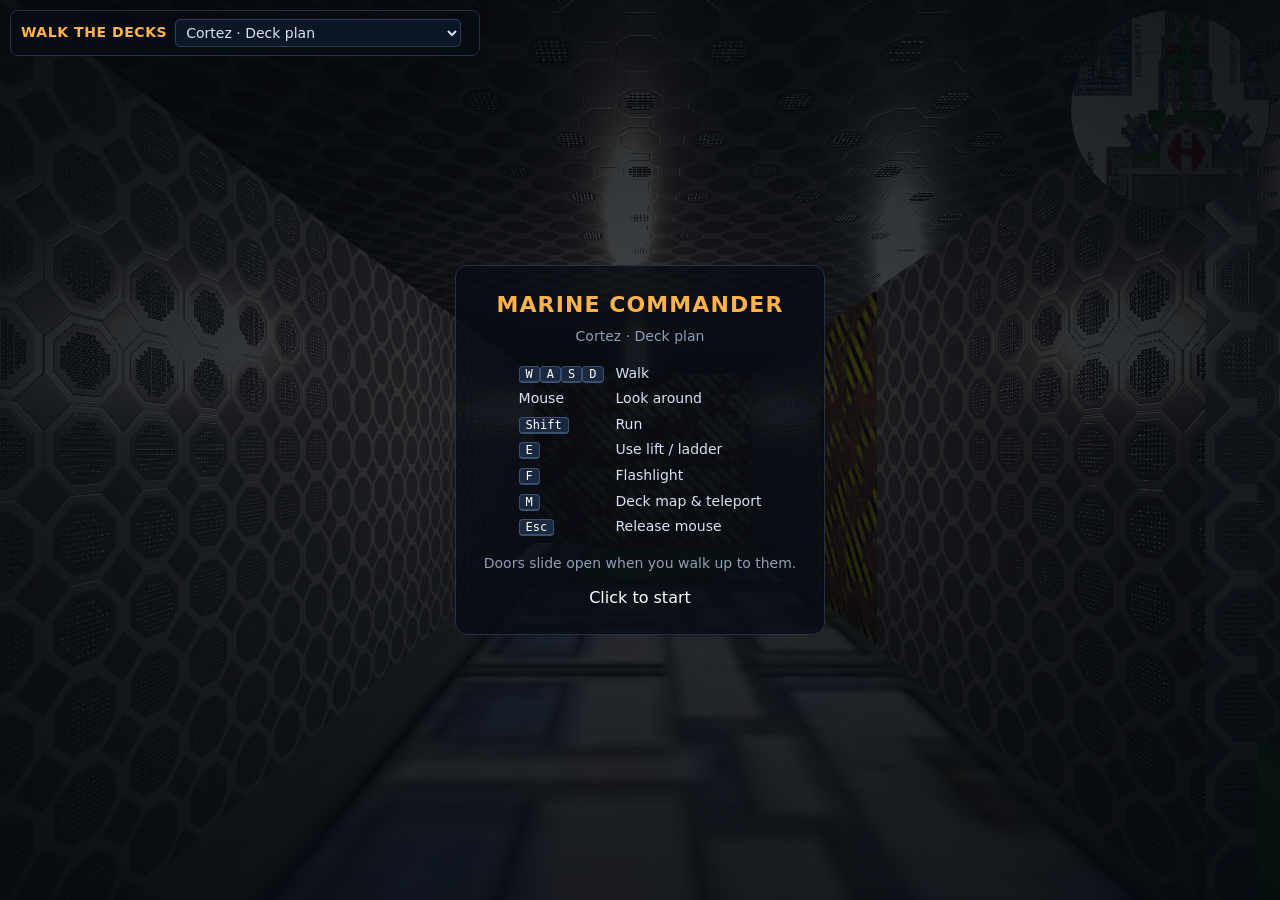
<file: walk.html>
<!doctype html>
<html lang="en">
<head>
<meta charset="utf-8">
<meta name="viewport" content="width=device-width,initial-scale=1">
<meta name="color-scheme" content="dark">
<title>Marine Commander · Walk the Decks</title>
<style>
  :root { --fg:#d7e3f4; --dim:#8da0b8; --acc:#ffb347; --bg:rgba(8,12,20,.78); }
  * { box-sizing: border-box; }
  html, body { margin:0; height:100%; overflow:hidden; background:#05070a; color:var(--fg);
    font:14px/1.4 system-ui, -apple-system, "Segoe UI", sans-serif; }
  canvas#view { position:fixed; inset:0; width:100%; height:100%; display:block; }
  .panel { position:fixed; background:var(--bg); border:1px solid #243247; border-radius:8px;
    padding:8px 10px; backdrop-filter: blur(4px); }
  #hud { z-index:6; top:10px; left:10px; display:flex; gap:8px; align-items:center; }
  #hud select { background:#0d1626; color:var(--fg); border:1px solid #2b3d58; border-radius:5px; padding:4px 6px; font:inherit; }
  #hud .title { font-weight:600; letter-spacing:.04em; color:var(--acc); }
  #minimap { right:10px; top:10px; padding:0; width:200px; height:200px; overflow:hidden; border-radius:50%; }
  #minimap canvas { width:100%; height:100%; display:block; }
  #prompt { left:50%; bottom:12%; transform:translateX(-50%); font-size:16px; display:none; border-color:var(--acc); }
  #prompt kbd, #overlay kbd { background:#1a2840; border:1px solid #3a5073; border-bottom-width:2px; border-radius:4px;
    padding:0 6px; font:12px ui-monospace, monospace; color:#fff; }
  #crosshair { position:fixed; left:50%; top:50%; width:6px; height:6px; margin:-3px 0 0 -3px; border-radius:50%;
    background:rgba(255,255,255,.55); pointer-events:none; }
  #overlay { position:fixed; inset:0; display:flex; align-items:center; justify-content:center;
    background:radial-gradient(ellipse at center, rgba(5,8,14,.72), rgba(5,8,14,.94)); cursor:pointer; z-index:5; }
  #overlay .card { max-width:460px; text-align:center; padding:24px 28px; background:var(--bg); border:1px solid #243247; border-radius:12px; }
  #overlay h1 { margin:0 0 4px; font-size:22px; color:var(--acc); letter-spacing:.05em; }
  #overlay p { color:var(--dim); margin:6px 0; }
  #overlay table { margin:12px auto; text-align:left; border-spacing:10px 4px; }
  #overlay .go { margin-top:14px; font-size:16px; color:#fff; }
  #status { color:var(--dim); }
  #bigmap { position:fixed; inset:5vh 5vw; display:none; z-index:4; padding:0; }
  #bigmap canvas { width:100%; height:100%; display:block; cursor:crosshair; }
  #bigmap .hint { position:absolute; left:10px; bottom:8px; color:var(--dim); font-size:12px; pointer-events:none; }
  #fatal { color:#ff8080; }
</style>
</head>
<body>
<canvas id="view"></canvas>
<div id="crosshair"></div>

<div id="hud" class="panel">
  <span class="title">WALK THE DECKS</span>
  <select id="mapSelect" aria-label="Deck"></select>
  <span id="status"></span>
</div>
<div id="minimap" class="panel"><canvas id="mini" width="200" height="200"></canvas></div>
<div id="prompt" class="panel"></div>
<div id="bigmap" class="panel"><canvas id="big"></canvas>
  <div class="hint">Click to teleport · <b>M</b> or <b>Esc</b> to close</div></div>

<div id="overlay">
  <div class="card">
    <h1>MARINE COMMANDER</h1>
    <p id="overlayMsg">Loading deck…</p>
    <table>
      <tr><td><kbd>W</kbd><kbd>A</kbd><kbd>S</kbd><kbd>D</kbd></td><td>Walk</td></tr>
      <tr><td>Mouse</td><td>Look around</td></tr>
      <tr><td><kbd>Shift</kbd></td><td>Run</td></tr>
      <tr><td><kbd>E</kbd></td><td>Use lift / ladder</td></tr>
      <tr><td><kbd>F</kbd></td><td>Flashlight</td></tr>
      <tr><td><kbd>M</kbd></td><td>Deck map &amp; teleport</td></tr>
      <tr><td><kbd>Esc</kbd></td><td>Release mouse</td></tr>
    </table>
    <p>Doors slide open when you walk up to them.</p>
    <div class="go" id="go">Click to start</div>
  </div>
</div>

<script src="js/config.js"></script>
<script type="importmap">
{ "imports": { "three": "./vendor/three/three.module.min.js" } }
</script>
<script type="module" src="js/walk.js"></script>
</body>
</html>
</file>
<file: css/app.css>
/* Layout: one full-height workspace. Map stage on the left, control panel on the right (stacked under the map on phones). */
:root{
  --bg:#0b0f15; --stage:#070a0f; --surface:#121923; --surface-2:#1a2431; --line:#263447;
  --fg:#dbe3ee; --muted:#8a99ad; --accent:#f2a93b; --accent-ink:#1a1204;
  --gm:#e5604f; --player:#3cc4b1; --open:#58d68a; --wall:#6cc3ff;
  --f-head:"Space Grotesk",Inter,system-ui,sans-serif;
  --f-body:Inter,system-ui,-apple-system,"Segoe UI",sans-serif;
  --f-mono:"IBM Plex Mono",ui-monospace,Menlo,Consolas,monospace;
  color-scheme:dark;
}
*{box-sizing:border-box}
html,body{height:100%}
body{margin:0;background:var(--bg);color:var(--fg);font:14px/1.45 var(--f-body);
  padding-block:10px;
  padding-left:max(16px,env(safe-area-inset-left,0px));
  padding-right:max(16px,env(safe-area-inset-right,0px));
  overflow:hidden}
.app{height:100%;display:grid;gap:10px;
  grid-template-columns:minmax(0,1fr) 320px;grid-template-rows:auto minmax(0,1fr);
  grid-template-areas:"bar bar" "stage panel"}
.bar{grid-area:bar;display:flex;flex-wrap:wrap;gap:8px 16px;align-items:center;justify-content:space-between}
.brand{display:flex;align-items:baseline;gap:12px;min-width:0}
.brand h1{margin:0;font:600 20px/1.1 var(--f-head);letter-spacing:.01em}
.mono{font-family:var(--f-mono);font-size:12px}
.muted{color:var(--muted)}
.barctl{display:flex;flex-wrap:wrap;gap:8px;align-items:center}
#mapSelect{max-width:220px}

.btn,.seg button,select,input[type=number],input[type=text],input[type=password]{font:inherit;color:var(--fg);background:var(--surface-2);
  border:1px solid var(--line);border-radius:6px;padding:6px 10px;min-height:32px}
.btn,.seg button{cursor:pointer}
.btn:hover,.seg button:hover{border-color:#3a4f69}
.btn.primary{background:var(--accent);color:var(--accent-ink);border-color:var(--accent);font-weight:600}
.btn.danger{border-color:var(--gm);color:#ffb4aa}
.btn:disabled,select:disabled,input:disabled{opacity:.45;cursor:not-allowed}
:focus-visible{outline:2px solid var(--accent);outline-offset:2px}
.seg{display:inline-flex}
.seg button{border-radius:0;margin:0 0 0 -1px}
.seg button:first-child{border-radius:6px 0 0 6px;margin:0}
.seg button:last-child{border-radius:0 6px 6px 0}
.seg button[aria-pressed=true]{background:var(--accent);color:var(--accent-ink);border-color:var(--accent);font-weight:600;position:relative}
input[type=color]{width:28px;height:28px;padding:0;border:1px solid var(--line);border-radius:6px;background:none;cursor:pointer}
input[type=range]{width:100%;accent-color:var(--accent)}
input[type=checkbox]{accent-color:var(--accent);width:16px;height:16px;margin:0}

.stage{grid-area:stage;position:relative;min-height:0;min-width:0;border:1px solid var(--line);border-radius:8px;overflow:hidden;background:var(--stage)}
#cv{display:block;width:100%;height:100%;touch-action:none;outline:none}
.tools{position:absolute;left:10px;top:10px;display:flex;gap:8px;flex-wrap:wrap}
.tools .seg button,.zoom .btn{background:rgba(18,25,35,.92)}
.tools .seg button[aria-pressed=true]{background:var(--accent)}
.zoom{position:absolute;right:10px;bottom:10px;display:flex;gap:6px}
.zoom .btn{min-width:34px;padding:4px 8px}
.hint{position:absolute;left:10px;bottom:10px;max-width:calc(100% - 150px);pointer-events:none;
  background:rgba(11,15,21,.82);border:1px solid var(--line);border-radius:6px;padding:4px 8px;color:var(--muted)}
#msg{position:absolute;left:50%;top:52px;transform:translateX(-50%);background:var(--surface);border:1px solid var(--gm);color:#ffb4aa;border-radius:6px;padding:6px 10px;max-width:90%}

.panel{grid-area:panel;min-height:0;overflow:auto;background:var(--surface);border:1px solid var(--line);border-radius:8px;display:flex;flex-direction:column}
.sec{padding:12px 14px;border-top:1px solid var(--line);display:flex;flex-direction:column;gap:10px}
.sec:first-child{border-top:0}
.sec h2{margin:0;font:600 12px/1.2 var(--f-head);text-transform:uppercase;letter-spacing:.08em;color:var(--muted)}
.lrow{display:grid;grid-template-columns:1fr 46px 46px;align-items:center;gap:6px}
.lrow.head{color:var(--muted);font-size:11px;text-transform:uppercase;letter-spacing:.06em}
.lrow > span.n{display:flex;align-items:center;gap:8px;min-width:0}
.lrow input{justify-self:center}
.chip{width:10px;height:10px;border-radius:2px;flex:none}
.field{display:grid;gap:4px}
.field label,.inl{font-size:13px}
.field .top{display:flex;justify-content:space-between;gap:8px}
.row{display:flex;gap:8px;flex-wrap:wrap;align-items:center}
.row > *{min-width:0}
.trow{display:flex;flex-direction:column;gap:4px;border-radius:6px;padding:3px;margin-bottom:2px}
.trow.sel{background:var(--surface-2);outline:1px solid var(--accent)}
.l1{display:grid;grid-template-columns:28px minmax(0,1fr) 56px 34px 30px;gap:6px;align-items:center}
.l2{display:flex;gap:6px;align-items:center;padding-left:34px}
.l2 input[type=text]{flex:1;min-width:0}
.trow input[type=text]{padding:4px 8px;min-height:30px;width:100%}
.trow select{padding:4px 2px;min-height:30px}
.trow .x{padding:2px 0;min-height:30px}
.imgb{padding:0;min-height:30px;font-size:11px;background-size:cover;background-position:center;background-repeat:no-repeat}
.imgb.has{color:transparent}
.phase{position:absolute;right:10px;top:10px;padding:5px 12px;border-radius:999px;border:1px solid;background:rgba(18,25,35,.94);font:600 12px/1.2 var(--f-head);letter-spacing:.08em;text-transform:uppercase}
.phase[data-phase=player]{color:var(--player);border-color:var(--player)}
.phase[data-phase=enemy]{color:var(--gm);border-color:var(--gm)}
.aphud{position:absolute;left:10px;bottom:42px;display:inline-flex;align-items:center;gap:8px;
  border:1px solid var(--line);border-radius:6px;background:rgba(18,25,35,.94);padding:5px 9px;
  pointer-events:none;font:600 12px/1 var(--f-head);z-index:2}
.aphud b{font:600 9px/1 var(--f-mono);letter-spacing:.14em;color:var(--accent)}
.aphud .apnum{font:600 16px/1 var(--f-head);min-width:3.2em;text-align:right}
.aphud .apbar{width:46px;height:5px;border-radius:999px;background:var(--surface-2);overflow:hidden}
.aphud .apbar i{display:block;height:100%;width:100%;background:var(--accent)}
.aphud[data-turn=true]{border-color:var(--accent);box-shadow:0 0 0 1px rgba(242,169,59,.22)}
.aphud[data-empty=true] b,.aphud[data-empty=true] .apnum{color:#ff9b8f}
.aphud[data-empty=true] .apbar i{background:var(--gm)}
.hpin{width:56px;min-height:30px;padding:4px 6px}
.tiny{font-size:12px;padding:3px 8px;min-height:26px;white-space:nowrap}
.sub{font-size:12px;color:var(--muted);margin:2px 0 -4px}
.empty{color:var(--muted);font-size:13px}
.app[data-role=player] .gm-only{display:none!important}

@media (max-width:860px){
  .app{grid-template-columns:minmax(0,1fr);grid-template-rows:auto minmax(240px,1fr) auto;grid-template-areas:"bar" "stage" "panel"}
  .panel{max-height:38vh}
  .hint{max-width:calc(100% - 140px);font-size:11px}
  .brand h1{font-size:18px}
}
@media (prefers-reduced-motion:no-preference){ .btn,.seg button{transition:border-color .12s,background .12s} }

/* ---------- boot / session setup ---------- */
[hidden]{display:none!important}
body{min-height:100dvh}
.boot{position:fixed;inset:0;z-index:60;display:grid;place-items:center;padding:22px;overflow:auto;
  background:
    radial-gradient(900px 520px at 18% -10%,rgba(242,169,59,.14),transparent 60%),
    radial-gradient(700px 480px at 100% 110%,rgba(60,196,177,.10),transparent 55%),
    linear-gradient(160deg,#0a0e14 0%,#0c1219 55%,#090d12 100%)}
.bootcard{width:min(560px,100%);border:1px solid var(--line);border-radius:14px;background:rgba(18,25,35,.92);
  box-shadow:0 30px 90px rgba(0,0,0,.55);padding:30px 30px 24px;backdrop-filter:blur(10px)}
.kicker{font:600 10px/1 var(--f-mono);letter-spacing:.22em;color:var(--accent);text-transform:uppercase}
.bootcard h1{margin:10px 0 8px;font:600 clamp(42px,9vw,64px)/.92 var(--f-head);letter-spacing:-.02em}
.lede{margin:0 0 22px;color:var(--muted);font-size:14px;max-width:46ch}
.bootfield{display:grid;gap:6px;font-size:12px;color:var(--muted);text-transform:uppercase;letter-spacing:.08em;font-weight:600}
.bootfield input{text-transform:none;letter-spacing:0;font-weight:400;font-size:15px;color:var(--fg);background:var(--surface-2);
  border:1px solid var(--line);border-radius:8px;padding:11px 13px;min-height:44px}
.bootactions{display:flex;flex-wrap:wrap;gap:8px;margin-top:18px}
.bootactions .btn{min-height:40px;padding:8px 14px}
.btn.ghost{background:transparent;color:var(--muted)}
.joinrow{display:flex;gap:8px;margin-top:10px}
.joinrow input{flex:1;min-width:0;font:500 15px var(--f-mono);letter-spacing:.12em;text-transform:uppercase;
  background:var(--surface-2);border:1px solid var(--line);border-radius:8px;padding:10px 12px;min-height:42px}
.joinrow .btn{white-space:nowrap}
.btn.resume{margin-top:12px;width:100%;justify-content:center;border-style:dashed;color:var(--accent)}
.bootstatus{min-height:20px;margin:14px 0 0;font-size:13px;color:var(--muted)}
.bootstatus[data-kind=err]{color:#ff9b8f}
.bootnote{display:flex;gap:9px;align-items:flex-start;margin-top:20px;padding-top:16px;border-top:1px solid var(--line);
  font-size:11.5px;line-height:1.55;color:var(--muted)}
.bootnote .dot{margin-top:5px}
.bootlink{display:flex;flex-wrap:wrap;gap:6px;align-items:baseline;margin:14px 0 0;font-size:12.5px;color:var(--muted)}
.bootlink a{color:var(--accent);text-decoration:none;border-bottom:1px solid transparent;transition:border-color .12s}
.bootlink a:hover{border-bottom-color:var(--accent)}
.dot{width:7px;height:7px;border-radius:50%;background:#55657a;flex:none;box-shadow:0 0 0 3px rgba(85,101,122,.12)}
.dot.on{background:var(--open);box-shadow:0 0 0 3px rgba(88,214,138,.14);animation:dotpulse 2.4s infinite}
@keyframes dotpulse{0%,100%{box-shadow:0 0 0 3px rgba(88,214,138,.12)}50%{box-shadow:0 0 0 5px rgba(88,214,138,.05)}}

/* ---------- live status ---------- */
.pill{font:600 10px/1.4 var(--f-head);letter-spacing:.08em;text-transform:uppercase;padding:5px 10px;border-radius:999px;
  border:1px solid var(--player);color:var(--player);background:rgba(60,196,177,.08);white-space:nowrap}
.pill[data-kind=gm]{border-color:var(--gm);color:#ff9b8f;background:rgba(229,96,79,.08)}
.conn{display:inline-flex;align-items:center;gap:7px;font:500 11px/1 var(--f-mono);color:var(--muted);
  border:1px solid var(--line);border-radius:999px;padding:6px 10px;background:var(--surface)}
.conn .dot{background:var(--open)}
.conn[data-state=offline] .dot{background:var(--gm)}
.conn[data-state=reconnecting] .dot{background:var(--accent);animation:dotpulse 1.2s infinite}
.conn[data-state=offline]{color:#ff9b8f;border-color:rgba(229,96,79,.4)}

/* ---------- roster ---------- */
.sessioncode{justify-content:space-between}
.code{font-size:17px;letter-spacing:.16em;color:var(--accent);font-weight:500}
.roster{display:flex;flex-direction:column;gap:4px}
.rrow{display:grid;grid-template-columns:10px minmax(0,1fr) auto 24px;gap:7px;align-items:center;
  padding:5px 6px;border-radius:6px;background:rgba(26,36,49,.45)}
.rrow.hostrow{grid-template-columns:10px minmax(0,1fr);background:transparent;padding-left:6px}
.rrow.me{outline:1px solid rgba(60,196,177,.35)}
.rrow select{min-height:28px;font-size:12px;padding:2px 4px;max-width:120px}
.rname{min-width:0;overflow:hidden;text-overflow:ellipsis;white-space:nowrap;font-size:13px}
.mini{font:inherit;font-size:11px;line-height:1;color:var(--muted);background:transparent;border:0;cursor:pointer;padding:3px 4px;border-radius:4px}
.mini:hover{background:var(--surface-2);color:var(--fg)}
.mini.x{color:#ff9b8f}

/* ---------- player sheet / inventory / turn order ---------- */
.sheethead{display:flex;align-items:center;gap:8px;flex-wrap:wrap}
.sheethead strong{font:600 16px/1.2 var(--f-head)}
.swatch{width:14px;height:14px;border-radius:50%;flex:none;border:1px solid rgba(255,255,255,.4)}
.swatch.big{width:22px;height:22px}
.badge{font:600 9px/1 var(--f-mono);letter-spacing:.08em;text-transform:uppercase;padding:4px 6px;border-radius:4px;white-space:nowrap}
.badge.you{background:rgba(60,196,177,.14);color:var(--player);border:1px solid rgba(60,196,177,.4)}
.badge.turn{background:var(--accent);color:var(--accent-ink)}
.badges{display:flex;gap:4px;justify-self:end}
.l1.pv{grid-template-columns:20px minmax(0,1fr) auto;align-items:center;gap:8px}
.tname{min-width:0;overflow:hidden;text-overflow:ellipsis;white-space:nowrap;font-size:13px}
.trow.mine{outline:1px solid rgba(60,196,177,.35)}
.hprow{gap:4px;padding-left:4px}
.hprow .hpin{width:48px;min-height:26px;padding:2px 4px;font-size:12px}
.playerhud{display:flex;align-items:center;gap:8px;flex-wrap:wrap;padding:1px 0 2px}
.playerhud .btn{min-height:30px;padding:4px 12px}
.apmeter{display:inline-flex;align-items:center;gap:8px;border:1px solid var(--line);border-radius:6px;
  background:rgba(26,36,49,.72);padding:4px 10px;min-height:30px}
.apmeter b{font:600 10px/1 var(--f-mono);letter-spacing:.14em;color:var(--accent)}
.apmeter span{font:600 16px/1 var(--f-head)}
.apmeter.empty span{color:var(--gm)}
.apcosts{font-size:10px;line-height:1.45;color:var(--muted)}
.invbox{display:grid;gap:5px;padding:5px 4px 3px 34px}
.invbox .invhead{display:flex;align-items:center;justify-content:space-between;gap:6px;
  font:600 9px/1 var(--f-mono);letter-spacing:.1em;text-transform:uppercase;color:var(--muted)}
.inv{display:flex;flex-wrap:wrap;gap:4px;align-items:center}
.invitem{display:inline-flex;align-items:center;gap:4px;background:rgba(26,36,49,.8);border:1px solid var(--line);
  border-radius:5px;padding:3px 6px;font-size:11.5px}
.invitem b{font:600 10px var(--f-mono);color:var(--accent)}
.invadd{display:flex;gap:4px;width:100%;margin-top:2px}
.invadd input[type=text]{flex:1;min-width:0;min-height:26px;padding:2px 6px;font-size:12px}
.invadd .qtyin{width:44px;min-height:26px;padding:2px 4px;font-size:12px}
.invadd .btn{min-height:26px;padding:2px 8px}
.statline{padding-left:34px;font-size:11.5px}
.turnorder{display:flex;flex-direction:column;gap:3px}
.turnrow{display:grid;grid-template-columns:minmax(0,1fr) auto auto;gap:7px;align-items:center;
  padding:4px 6px;border-radius:5px;background:rgba(26,36,49,.4);border:1px solid transparent}
.turnrow.active{border-color:var(--accent);background:rgba(242,169,59,.08)}
.turnrow.down{opacity:.5}
.turnrow .btn{min-height:24px;padding:2px 7px;font-size:11px}
.turnrow .mono{font-size:10px}
.pendingattacks{display:flex;flex-direction:column;gap:6px}
.pendingattack{display:grid;gap:6px;padding:7px 8px;border:1px solid var(--line);border-radius:6px;background:rgba(26,36,49,.45)}
.pendingattack .who{font-size:12.5px}
.pendingattack .controls{display:grid;grid-template-columns:minmax(0,1fr) auto auto;gap:6px;align-items:center}
.pendingattack select{min-height:28px;font-size:11px;padding:2px 4px;min-width:0}
.pendingattack .btn{min-height:28px;padding:3px 8px;font-size:11px}
.tokenadd{display:grid;gap:8px;margin-top:4px}
.chatrow input{flex:1;min-width:0;min-height:30px;padding:4px 8px}
.chatrow .btn{min-height:30px}

/* ---------- log ---------- */
.log{display:flex;flex-direction:column;gap:3px;max-height:180px;overflow:auto;font-size:12px;scrollbar-width:thin}
.logrow{display:grid;grid-template-columns:38px minmax(0,1fr);gap:6px;line-height:1.4;padding:2px 0;border-bottom:1px solid rgba(38,52,71,.5)}
.logrow:last-child{border-bottom:0}
.logtime{color:#5f7088;font-size:10px;padding-top:1px}
.logrow.chat span:last-child{color:#cfe0f4}
.logrow.sys span:last-child{color:var(--muted)}

/* ---------- small polish ---------- */
.phase{transition:color .15s,border-color .15s}
.phase[data-phase=player]{animation:turnpulse 2.4s infinite}
@keyframes turnpulse{0%,100%{box-shadow:0 0 0 0 rgba(60,196,177,0)}50%{box-shadow:0 0 0 4px rgba(60,196,177,.09)}}
.app[data-role=player] .brand h1::after{content:" · PLAYER";font:600 9px var(--f-mono);letter-spacing:.16em;color:var(--player);vertical-align:middle;margin-left:2px}
@media (prefers-reduced-motion:reduce){.phase[data-phase=player],.dot.on{animation:none}}
@media (max-width:860px){
  .bootcard{padding:22px}
  .panel{gap:0}
  .invbox{padding-left:4px}
}

/* ---------- combat stats / attack ---------- */
.statbox{padding:0 4px 3px 34px;border-top:1px solid rgba(38,52,71,.55);margin-top:2px}
.statbox summary{display:flex;align-items:center;justify-content:space-between;gap:8px;cursor:pointer;
  list-style:none;padding:5px 0;font:600 9px/1.2 var(--f-mono);letter-spacing:.08em;text-transform:uppercase;color:var(--muted)}
.statbox summary::-webkit-details-marker{display:none}
.statbox summary::before{content:"▸";display:inline-block;margin-right:5px;color:var(--accent);transition:transform .12s}
.statbox[open] summary::before{transform:rotate(90deg)}
.statbox summary span:last-child{font-weight:400;letter-spacing:0;text-transform:none;font-size:10px;text-align:right;overflow:hidden;text-overflow:ellipsis;white-space:nowrap}
.statsgrid{display:grid;grid-template-columns:1fr 1fr;gap:5px 8px;padding:2px 0 4px}
.statsgrid label{display:flex;align-items:center;justify-content:space-between;gap:5px;font-size:11px;color:var(--muted)}
.statsgrid label:nth-child(5){grid-column:1/-1}
.statsgrid input,.statsgrid select{width:58px;min-height:25px;padding:1px 4px;font-size:11px;background:var(--surface);border:1px solid var(--line);border-radius:4px;color:var(--fg)}
.statsgrid select{width:130px}
.statsgrid label:nth-child(5) select{width:100%}
.statsgrid input:disabled,.statsgrid select:disabled{opacity:.7;color:var(--fg);cursor:default}
.statnote{grid-column:1/-1;font-size:10px;line-height:1.35;margin:2px 0 0}
.combatrow{padding-left:34px;gap:7px}
.combatmeta{font-size:10px}
.combatrow .btn{min-height:25px;padding:2px 9px;font-size:11px}
.lootrow{padding-left:34px;gap:6px;flex-wrap:wrap}
.lootrow .mono{font-size:10px;text-transform:uppercase;letter-spacing:.08em}
.lootrow .btn{min-height:25px;padding:2px 8px;font-size:11px}
.logrow.combat{grid-template-columns:38px minmax(0,1fr)}
.logrow.combat span:last-child{color:#ffd9a0;white-space:pre-wrap;font-size:11.5px;line-height:1.5}

/* ---------- combat dialog ---------- */
.dlg{width:min(540px,calc(100vw - 24px));max-height:calc(100dvh - 24px);overflow:auto;border:1px solid var(--line);
  border-radius:12px;background:var(--surface);color:var(--fg);padding:0;box-shadow:0 30px 90px rgba(0,0,0,.6)}
.dlg::backdrop{background:rgba(3,6,10,.72);backdrop-filter:blur(3px)}
/* Request cards dock over the control panel so the glowing door on the map stays visible. */
#requestDlg{position:fixed;top:74px;right:16px;left:auto;bottom:auto;margin:0;width:min(370px,calc(100vw - 24px));max-height:calc(100dvh - 90px)}
#requestDlg::backdrop{background:rgba(3,6,10,.24);backdrop-filter:none}
#requestDlg .combatwho{grid-template-columns:1fr}
@media (max-width:860px){
  #requestDlg{top:auto;right:12px;bottom:12px;left:12px;width:auto;max-height:calc(100dvh - 24px)}
}
.dlghead{display:flex;justify-content:space-between;align-items:flex-start;gap:12px;padding:18px 18px 0}
.dlghead h2{margin:4px 0 0;font:600 26px/1 var(--f-head);letter-spacing:-.01em}
.combatwho{display:grid;grid-template-columns:1fr 1fr;gap:8px;padding:14px 18px 0}
.combatcard{display:flex;flex-direction:column;gap:5px;background:var(--surface-2);border:1px solid var(--line);border-radius:8px;padding:10px 12px;min-width:0}
.combatcard strong{font:600 15px/1.2 var(--f-head);overflow:hidden;text-overflow:ellipsis;white-space:nowrap}
.combatcard select{min-height:30px;font-size:12px;max-width:100%}
.dlg .field{padding:12px 18px 0}
.dlg .sub{margin:10px 18px 0}
#combatRange[data-ok=no],#gmAuthError[data-kind=err]{color:#ff9b8f}
.moveselect{display:grid;grid-template-columns:repeat(3,1fr);gap:7px;padding:14px 18px 0}
.moveselect button{display:flex;flex-direction:column;align-items:flex-start;gap:3px;padding:9px 10px;border:1px solid var(--line);
  background:var(--surface-2);border-radius:7px;color:var(--fg);cursor:pointer;text-align:left;font:inherit}
.moveselect button b{font:600 13px var(--f-head)}
.moveselect button span{font-size:10px;color:var(--muted)}
.moveselect button[aria-pressed=true]{border-color:var(--accent);background:rgba(242,169,59,.1)}
.moveselect button[aria-pressed=true] b{color:var(--accent)}
.moveselect button.force-option{border-style:dashed}
.moveselect button.force-option[aria-pressed=true]{border-color:var(--gm);background:rgba(229,96,79,.12)}
.moveselect button.force-option[aria-pressed=true] b{color:var(--gm)}
.combatresult{margin:12px 18px 0;border:1px solid var(--gm);background:rgba(229,96,79,.1);color:#ffb4aa;
  border-radius:6px;padding:8px 10px;font-size:12px;white-space:pre-wrap}
.dlgactions{padding:16px 18px 18px;justify-content:flex-end}
#combatGo{min-width:120px}
@media (max-width:520px){
  .combatwho{grid-template-columns:1fr}
  .moveselect{grid-template-columns:1fr}
  .moveselect button{flex-direction:row;align-items:baseline;justify-content:space-between}
}

/* ---------- HP meter in token cards ---------- */
.hpwrap{display:flex;flex-direction:column;gap:3px}
.hpbar{display:flex;align-items:center;gap:7px;padding:0 4px 2px 34px}
.hptrack{flex:1;height:7px;border-radius:99px;background:#0b1118;border:1px solid var(--line);overflow:hidden}
.hpfill{display:block;height:100%;border-radius:99px;background:var(--open);transition:width .18s ease}
.hpfill.warn{background:var(--accent)}
.hpfill.bad{background:#ff4d3d}
.hpnum{font-size:10px;color:var(--muted);min-width:46px;text-align:right}
</file>
